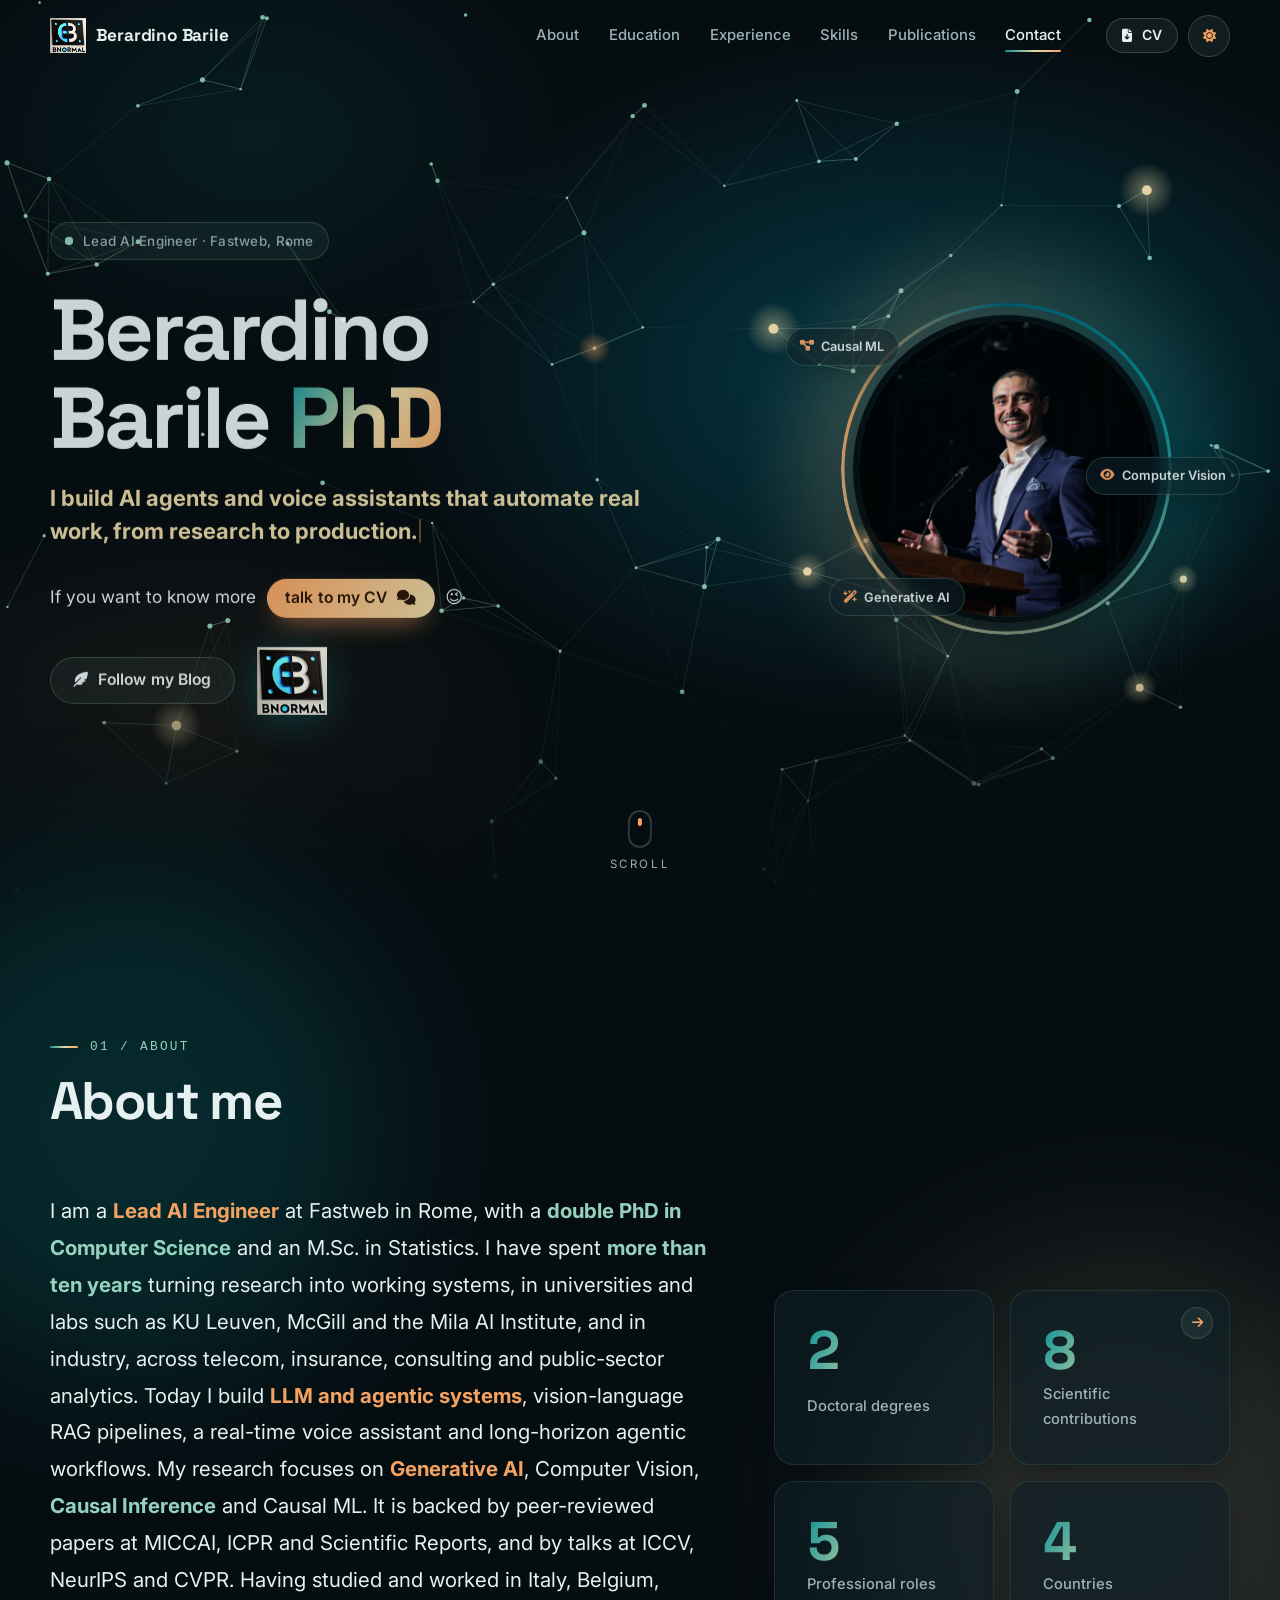
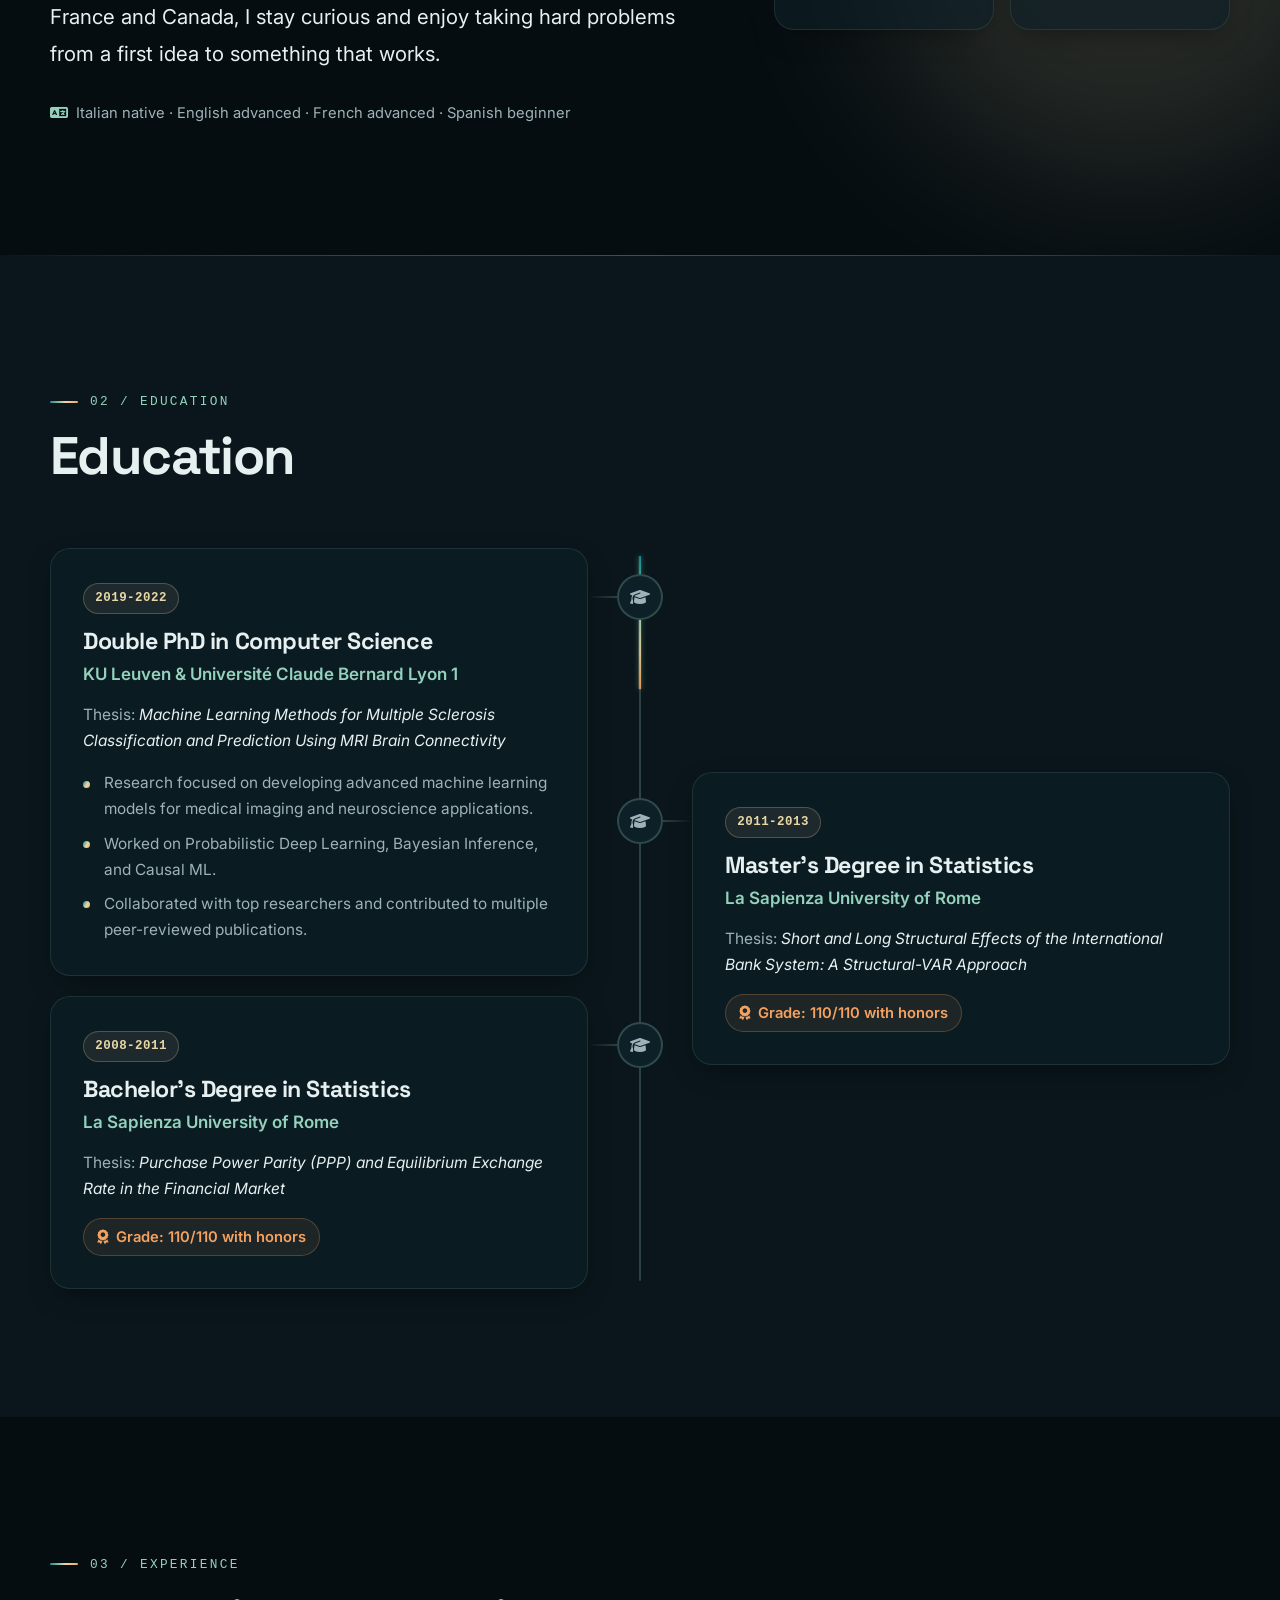
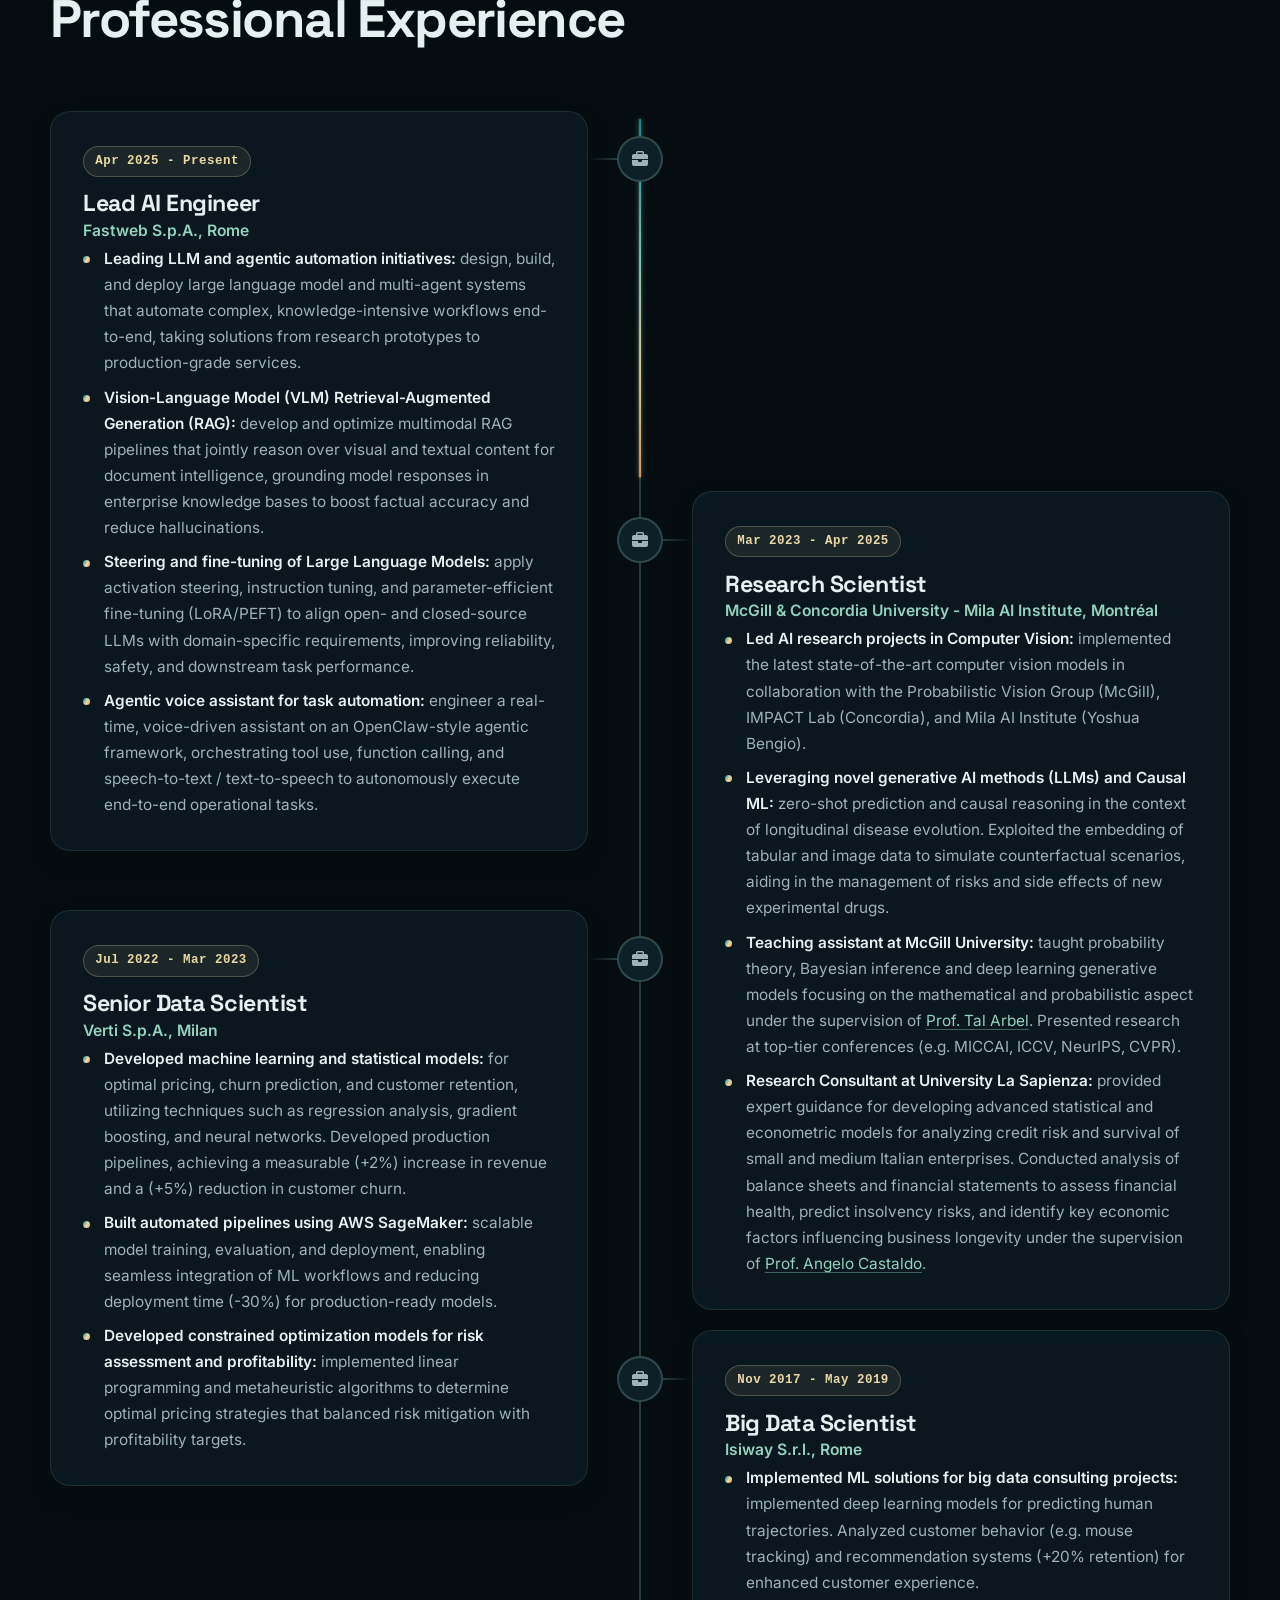
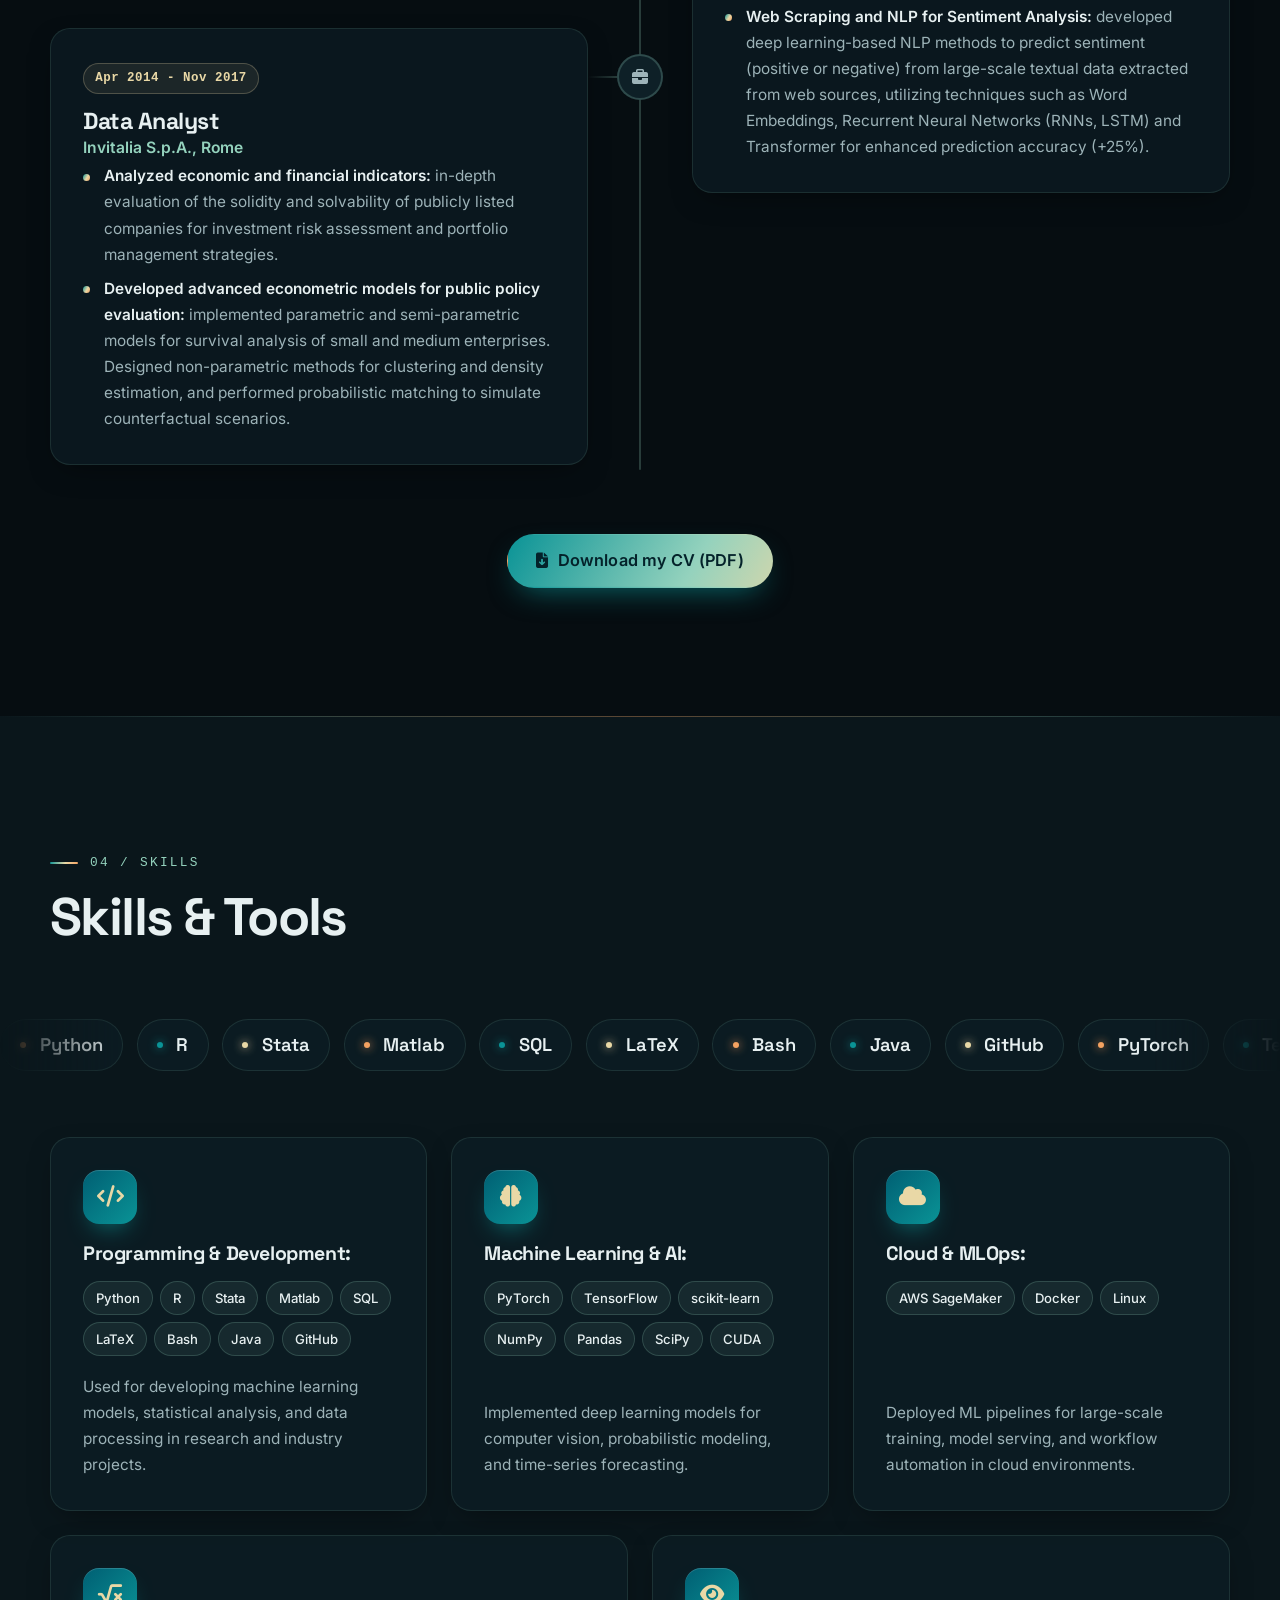
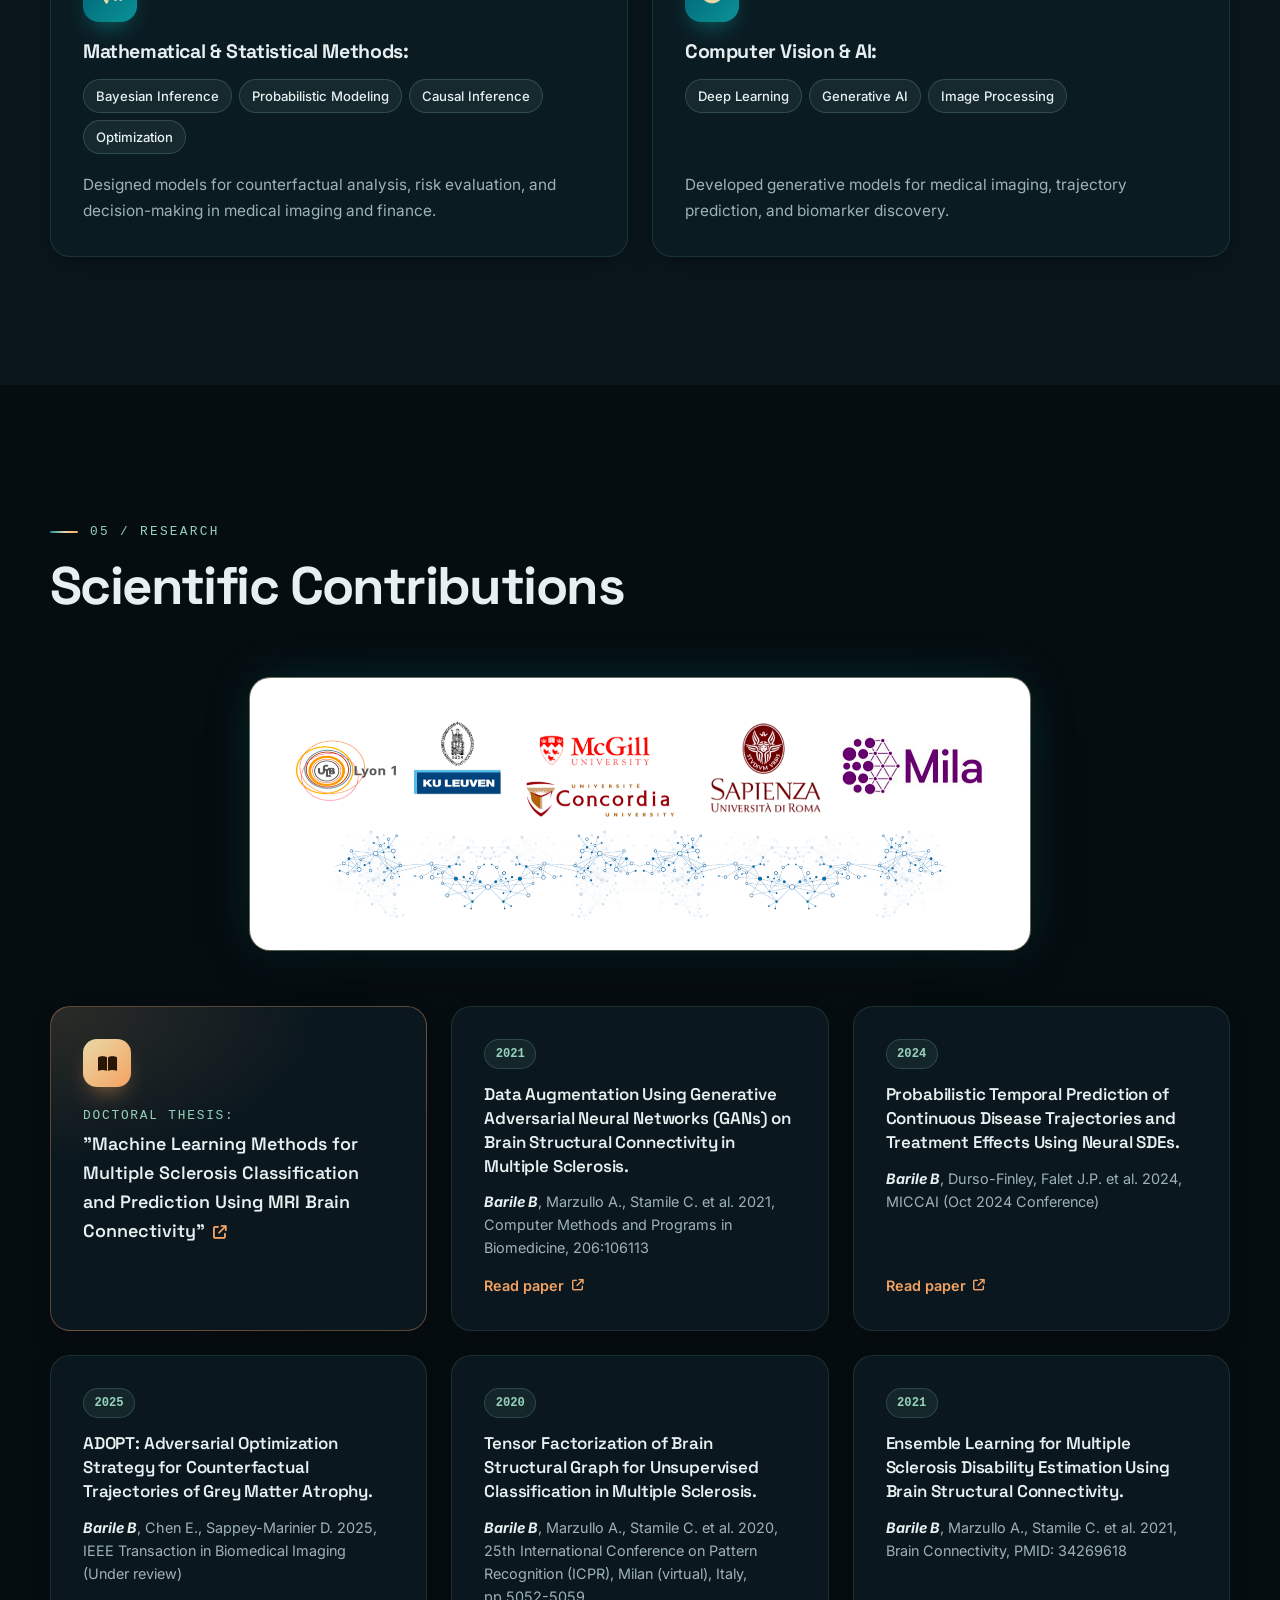
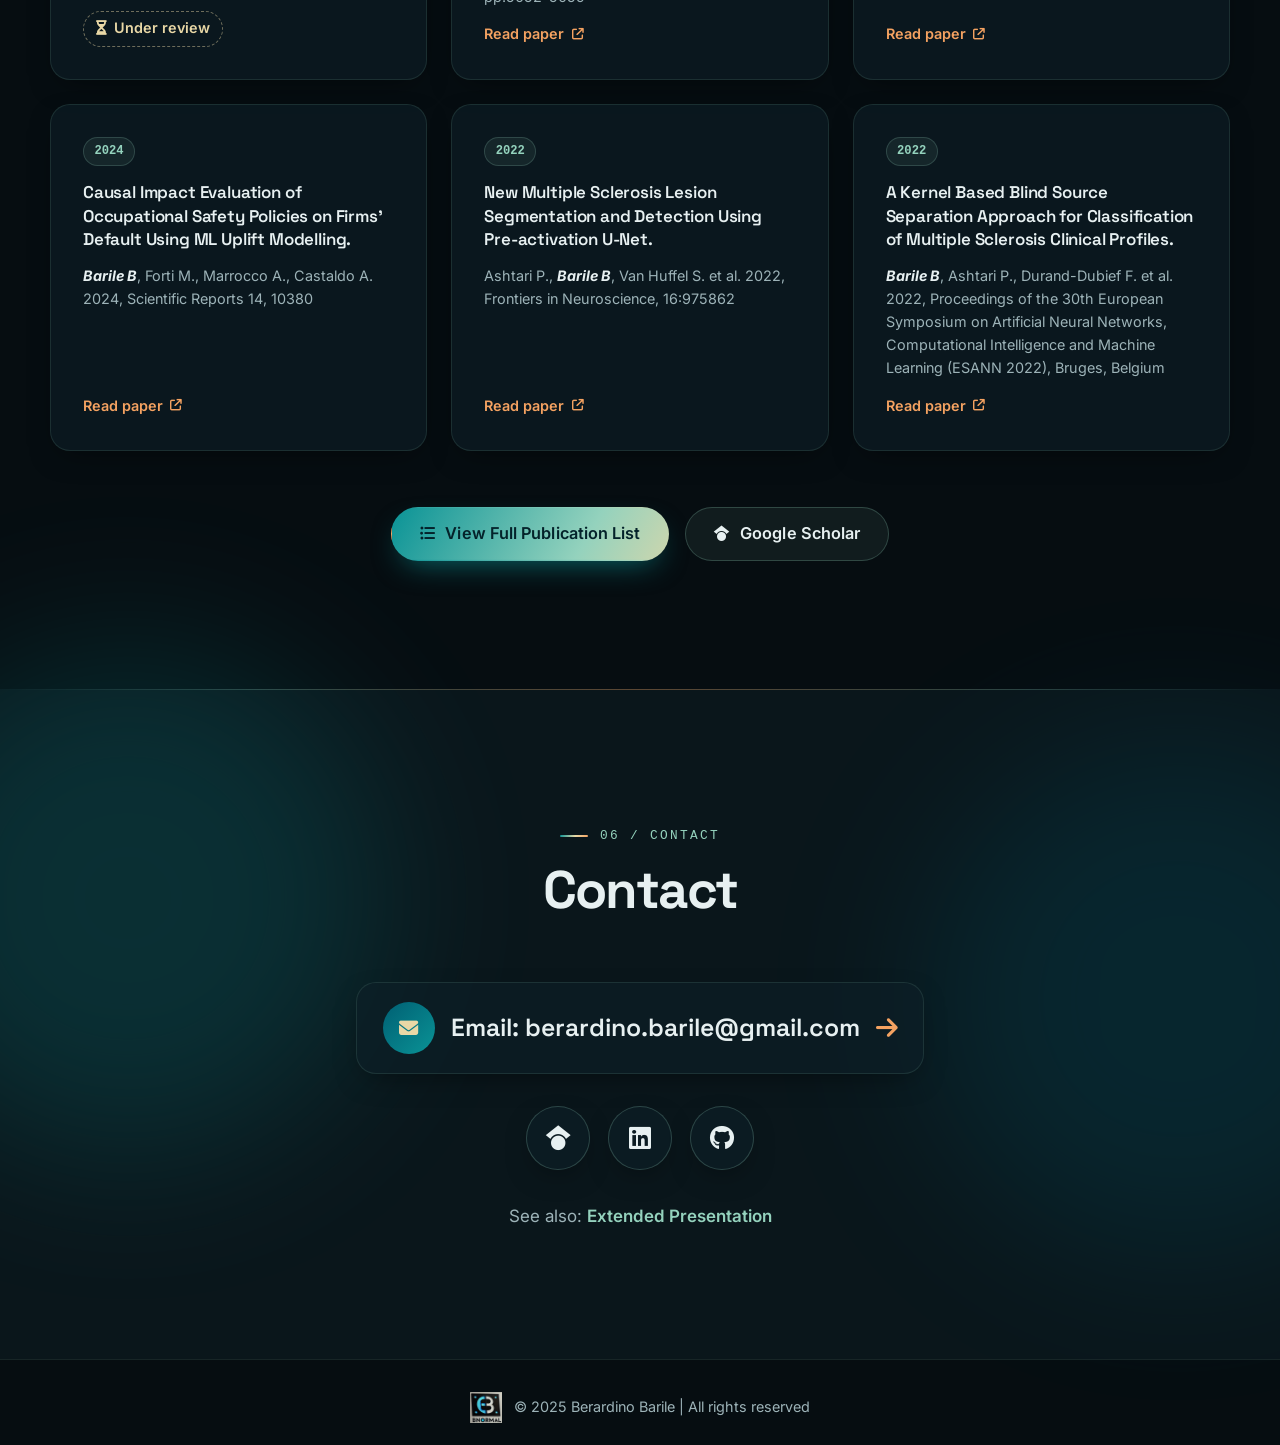
<file: index.html>
<!doctype html>
<html lang="en" class="no-js" data-theme="dark">
  <head>
    <meta charset="UTF-8" />
    <meta name="viewport" content="width=device-width, initial-scale=1" />
    <title>Berardino Barile PhD - Lead AI Engineer | LLM, Agentic AI, Causal Inference</title>
    <meta
      name="description"
      content="Berardino Barile PhD - Lead AI Engineer at Fastweb, working on LLM and agentic AI, Computer Vision and Causal Inference."
    />
    <meta name="theme-color" content="#060d11" />
    <link rel="canonical" href="https://berardinobarile.it/" />
    <meta property="og:type" content="profile" />
    <meta property="og:site_name" content="Berardino Barile" />
    <meta property="og:title" content="Berardino Barile PhD - Lead AI Engineer | LLM, Agentic AI, Causal Inference" />
    <meta property="og:description" content="Berardino Barile PhD - Lead AI Engineer at Fastweb, working on LLM and agentic AI, Computer Vision and Causal Inference." />
    <meta property="og:url" content="https://berardinobarile.it/" />
    <meta property="og:image" content="https://berardinobarile.it/assets/profile.jpg" />
    <meta name="twitter:card" content="summary" />
    <script type="application/ld+json">{"@context": "https://schema.org", "@type": "Person", "name": "Berardino Barile", "honorificSuffix": "PhD", "url": "https://berardinobarile.it/", "image": "https://berardinobarile.it/assets/profile.jpg", "jobTitle": "Lead AI Engineer", "worksFor": {"@type": "Organization", "name": "Fastweb", "url": "https://www.fastweb.it"}, "knowsAbout": ["Large Language Models", "Agentic AI", "Computer Vision", "Causal Inference", "Machine Learning"], "sameAs": ["https://www.linkedin.com/in/berardino-barile/", "https://github.com/BerardinoB", "https://scholar.google.com/citations?user=odmpMGcAAAAJ", "https://mila.quebec/en/directory/berardino-barile", "https://www.researchgate.net/profile/Berardino-Barile", "https://cim.mcgill.ca/~bbera/"]}</script>
    <link rel="icon" type="image/png" href="/assets/logo-280.png" />
    <script>
      (function () {
        var d = document.documentElement;
        d.classList.remove('no-js');
        d.classList.add('js');
        var t = 'dark';
        try {
          var s = localStorage.getItem('bnormal-theme');
          if (s === 'light' || s === 'dark') t = s;
        } catch (e) {}
        d.setAttribute('data-theme', t);
        // Failsafe: if the animation code never boots, show everything.
        setTimeout(function () {
          if (!window.__animBooted) d.classList.add('anim-fallback');
        }, 3000);
      })();
    </script>
    <link rel="preconnect" href="https://fonts.googleapis.com" />
    <link rel="preconnect" href="https://fonts.gstatic.com" crossorigin />
    <link
      rel="stylesheet"
      href="https://fonts.googleapis.com/css2?family=Inter:wght@400;500;600;700;800&family=Space+Grotesk:wght@500;600;700&display=swap"
    />
    <script type="module" crossorigin src="/assets/main-QQCnQ3Zo.js"></script>
    <link rel="modulepreload" crossorigin href="/assets/contact-Bcl8e3Hp.js">
    <link rel="modulepreload" crossorigin href="/assets/animations-DIzLgxR3.js">
    <link rel="stylesheet" crossorigin href="/assets/contact-DvRWsU79.css">
  </head>
  <body>
    <a class="skip-link" href="#main">Skip to content</a>
    <div id="scroll-progress" class="scroll-progress" aria-hidden="true"></div>

    <header id="site-header" class="site-header" data-hero-in>
      <div class="container site-header__inner">
        <a class="brand" href="#hero" aria-label="Berardino Barile, back to the top">
          <img src="/assets/logo-280.png" alt="Logo" width="36" height="35" />
          <span class="brand__name">Berardino Barile</span>
        </a>
        <nav id="site-nav" class="site-nav" aria-label="Main">
          <ul>
            <li><a href="#about">About</a></li>
            <li><a href="#education">Education</a></li>
            <li><a href="#experience">Experience</a></li>
            <li><a href="#skills">Skills</a></li>
            <li><a href="#publications">Publications</a></li>
            <li><a href="#contact">Contact</a></li>
          </ul>
        </nav>
        <div class="site-header__actions">
          <a class="btn btn--pill btn--small" href="/assets/CV_Berardino_Barile.pdf" download>
            <i class="fa-solid fa-file-arrow-down" aria-hidden="true"></i><span>CV</span>
          </a>
          <button id="theme-toggle" class="icon-btn theme-toggle" type="button" aria-pressed="false" aria-label="Light theme">
            <i class="fa-solid fa-moon theme-toggle__moon" aria-hidden="true"></i>
            <i class="fa-solid fa-sun theme-toggle__sun" aria-hidden="true"></i>
          </button>
          <button id="nav-toggle" class="icon-btn nav-toggle" type="button" aria-expanded="false" aria-controls="site-nav" aria-label="Open menu">
            <span class="nav-toggle__bars" aria-hidden="true"><span></span><span></span><span></span></span>
          </button>
        </div>
      </div>
    </header>

    <main id="main" tabindex="-1">
      <!-- ============ HERO ============ -->
      <section id="hero" class="hero" aria-labelledby="hero-title">
        <canvas id="hero-network" class="hero__network" aria-hidden="true"></canvas>
        <div class="hero__glow" aria-hidden="true"></div>
        <div class="container hero__inner">
          <div class="hero__text">
            <p class="hero__eyebrow" data-hero-in>
              <span class="live-dot" aria-hidden="true"></span>
              Lead AI Engineer · Fastweb, Rome
            </p>
            <h1 id="hero-title" class="hero__name" data-hero-in>Berardino Barile <span class="grad">PhD</span></h1>
            <p id="hero-subtitle" class="hero__subtitle" data-hero-in>I build AI agents and voice assistants that automate real work, from research to production.</p>
            <p class="hero__cta" data-hero-in>
              If you want to know more
              <a class="btn btn--glow" href="chat.html">talk to my CV<i class="fa-solid fa-comments" aria-hidden="true"></i></a>
              😉
            </p>
            <div class="hero__actions" data-hero-in>
              <a class="btn btn--ghost" href="blog.html"><i class="fa-solid fa-feather-pointed" aria-hidden="true"></i>Follow my Blog</a>
              <img class="hero__logo" src="/assets/logo-280.png" alt="Logo" width="70" height="70" />
            </div>
          </div>

          <div class="hero__portrait" data-hero-in>
            <div class="portrait">
              <span class="portrait__ring" aria-hidden="true"></span>
              <span class="portrait__halo" aria-hidden="true"></span>
              <img
                class="portrait__img"
                src="/assets/profile-640.jpg"
                srcset="/assets/profile-640.jpg 640w, /assets/profile.jpg 1024w"
                sizes="(max-width: 900px) 190px, 320px"
                alt="Berardino Barile"
                width="640"
                height="640"
                fetchpriority="high"
              />
              <span class="orbit-chip orbit-chip--1" aria-hidden="true"><i class="fa-solid fa-diagram-project"></i>Causal ML</span>
              <span class="orbit-chip orbit-chip--2" aria-hidden="true"><i class="fa-solid fa-eye"></i>Computer Vision</span>
              <span class="orbit-chip orbit-chip--3" aria-hidden="true"><i class="fa-solid fa-wand-magic-sparkles"></i>Generative AI</span>
            </div>
          </div>
        </div>
        <a class="scroll-cue" href="#about" data-hero-in aria-label="Scroll to About me">
          <span class="scroll-cue__mouse" aria-hidden="true"><span class="scroll-cue__wheel"></span></span>
          <span class="scroll-cue__label">Scroll</span>
        </a>
      </section>

      <!-- ============ ABOUT ============ -->
      <section id="about" class="section section--about" aria-labelledby="about-title">
        <div class="aurora" aria-hidden="true"><span class="aurora__blob aurora__blob--1"></span><span class="aurora__blob aurora__blob--2"></span></div>
        <div class="container">
          <header class="section-head">
            <p class="eyebrow">01 / About</p>
            <h2 id="about-title" class="section-title" data-split>About me</h2>
          </header>
          <div class="about-grid">
            <div class="about__text" data-reveal-item>
              <p class="lead">I am a <strong class="hl">Lead AI Engineer</strong> at Fastweb in Rome, with a <strong class="hl hl--alt">double PhD in Computer Science</strong> and an M.Sc. in Statistics. I have spent <strong class="hl hl--alt">more than ten years</strong> turning research into working systems, in universities and labs such as KU Leuven, McGill and the Mila AI Institute, and in industry, across telecom, insurance, consulting and public-sector analytics. Today I build <strong class="hl">LLM and agentic systems</strong>, vision-language RAG pipelines, a real-time voice assistant and long-horizon agentic workflows. My research focuses on <strong class="hl">Generative AI</strong>, Computer Vision, <strong class="hl hl--alt">Causal Inference</strong> and Causal ML. It is backed by peer-reviewed papers at MICCAI, ICPR and Scientific Reports, and by talks at ICCV, NeurIPS and CVPR. Having studied and worked in Italy, Belgium, France and Canada, I stay curious and enjoy taking hard problems from a first idea to something that works.</p>
              <p class="about__langs"><i class="fa-solid fa-language" aria-hidden="true"></i> Italian native · English advanced · French advanced · Spanish beginner</p>
            </div>
            <div class="stats" data-reveal-group>
              <div class="card stat" data-reveal-item>
                <span class="stat__num" data-count="2">2</span>
                <span class="stat__label">Doctoral degrees</span>
              </div>
              <a class="card stat stat--link" href="publications.html#contributions" aria-label="8 scientific contributions, open the list of papers" data-reveal-item>
                <span class="stat__num" data-count="8">8</span>
                <span class="stat__label">Scientific contributions</span>
                <span class="stat__go" aria-hidden="true"><i class="fa-solid fa-arrow-right"></i></span>
              </a>
              <div class="card stat" data-reveal-item>
                <span class="stat__num" data-count="5">5</span>
                <span class="stat__label">Professional roles</span>
              </div>
              <div class="card stat" data-reveal-item>
                <span class="stat__num" data-count="4">4</span>
                <span class="stat__label">Countries</span>
              </div>
            </div>
          </div>
        </div>
      </section>

      <!-- ============ EDUCATION ============ -->
      <section id="education" class="section section--alt" aria-labelledby="education-title">
        <div class="container">
          <header class="section-head">
            <p class="eyebrow">02 / Education</p>
            <h2 id="education-title" class="section-title" data-split>Education</h2>
          </header>
          <div class="timeline">
            <span class="timeline__track" aria-hidden="true"><span class="timeline__fill"></span></span>
            <ol class="timeline__list" aria-label="Education timeline">
            <li class="timeline__item">
              <span class="timeline__dot" aria-hidden="true"><i class="fa-solid fa-graduation-cap"></i></span>
              <article class="card tl-card" data-reveal-item data-reveal-from="left">
                <span class="tl-card__badge mono" aria-hidden="true">2019-2022</span>
                <h3 class="tl-card__title">Double PhD in Computer Science</h3>
                <p class="tl-card__org">KU Leuven &amp; Université Claude Bernard Lyon 1 <span class="date">(2019-2022)</span></p>
                <p class="tl-card__thesis">Thesis: <a href="https://theses.eurasip.org/theses/944/machine-learning-methods-for-multiple-sclerosis/" target="_blank" rel="noopener"><em>Machine Learning Methods for Multiple Sclerosis Classification and Prediction Using MRI Brain Connectivity</em></a></p>
                <ul class="tl-card__list">
                  <li>Research focused on developing advanced machine learning models for medical imaging and neuroscience applications.</li>
                  <li>Worked on Probabilistic Deep Learning, Bayesian Inference, and Causal ML.</li>
                  <li>Collaborated with top researchers and contributed to multiple peer-reviewed publications.</li>
                </ul>
              </article>
            </li>
            <li class="timeline__item">
              <span class="timeline__dot" aria-hidden="true"><i class="fa-solid fa-graduation-cap"></i></span>
              <article class="card tl-card" data-reveal-item data-reveal-from="right">
                <span class="tl-card__badge mono" aria-hidden="true">2011-2013</span>
                <h3 class="tl-card__title">Master's Degree in Statistics</h3>
                <p class="tl-card__org">La Sapienza University of Rome <span class="date">(2011-2013)</span></p>
                <p class="tl-card__thesis">Thesis: <em>Short and Long Structural Effects of the International Bank System: A Structural-VAR Approach</em></p>
                <p class="tl-card__grade"><i class="fa-solid fa-award" aria-hidden="true"></i> Grade: 110/110 with honors</p>
              </article>
            </li>
            <li class="timeline__item">
              <span class="timeline__dot" aria-hidden="true"><i class="fa-solid fa-graduation-cap"></i></span>
              <article class="card tl-card" data-reveal-item data-reveal-from="left">
                <span class="tl-card__badge mono" aria-hidden="true">2008-2011</span>
                <h3 class="tl-card__title">Bachelor's Degree in Statistics</h3>
                <p class="tl-card__org">La Sapienza University of Rome <span class="date">(2008-2011)</span></p>
                <p class="tl-card__thesis">Thesis: <em>Purchase Power Parity (PPP) and Equilibrium Exchange Rate in the Financial Market</em></p>
                <p class="tl-card__grade"><i class="fa-solid fa-award" aria-hidden="true"></i> Grade: 110/110 with honors</p>
              </article>
            </li>
            </ol>
          </div>
        </div>
      </section>

      <!-- ============ EXPERIENCE ============ -->
      <section id="experience" class="section" aria-labelledby="experience-title">
        <div class="container">
          <header class="section-head">
            <p class="eyebrow">03 / Experience</p>
            <h2 id="experience-title" class="section-title" data-split>Professional Experience</h2>
          </header>
          <div class="timeline">
            <span class="timeline__track" aria-hidden="true"><span class="timeline__fill"></span></span>
            <ol class="timeline__list" aria-label="Professional experience timeline">
            <li class="timeline__item">
              <span class="timeline__dot" aria-hidden="true"><i class="fa-solid fa-briefcase"></i></span>
              <article class="card tl-card" data-reveal-item data-reveal-from="left">
                <span class="tl-card__badge mono" aria-hidden="true">Apr 2025 - Present</span>
                <h3 class="tl-card__title">Lead AI Engineer <span class="tl-card__sep">-</span> <span class="tl-card__org-inline">Fastweb S.p.A., Rome</span> <span class="date">(Apr 2025 - Present)</span></h3>
                <ul class="tl-card__list">
                  <li><strong>Leading LLM and agentic automation initiatives:</strong> design, build, and deploy large language model and multi-agent systems that automate complex, knowledge-intensive workflows end-to-end, taking solutions from research prototypes to production-grade services.</li>
                  <li><strong>Vision-Language Model (VLM) Retrieval-Augmented Generation (RAG):</strong> develop and optimize multimodal RAG pipelines that jointly reason over visual and textual content for document intelligence, grounding model responses in enterprise knowledge bases to boost factual accuracy and reduce hallucinations.</li>
                  <li><strong>Steering and fine-tuning of Large Language Models:</strong> apply activation steering, instruction tuning, and parameter-efficient fine-tuning (LoRA/PEFT) to align open- and closed-source LLMs with domain-specific requirements, improving reliability, safety, and downstream task performance.</li>
                  <li><strong>Agentic voice assistant for task automation:</strong> engineer a real-time, voice-driven assistant on an OpenClaw-style agentic framework, orchestrating tool use, function calling, and speech-to-text / text-to-speech to autonomously execute end-to-end operational tasks.</li>
                </ul>
              </article>
            </li>
            <li class="timeline__item">
              <span class="timeline__dot" aria-hidden="true"><i class="fa-solid fa-briefcase"></i></span>
              <article class="card tl-card" data-reveal-item data-reveal-from="right">
                <span class="tl-card__badge mono" aria-hidden="true">Mar 2023 - Apr 2025</span>
                <h3 class="tl-card__title">Research Scientist <span class="tl-card__sep">-</span> <span class="tl-card__org-inline">McGill &amp; Concordia University - Mila AI Institute, Montréal</span> <span class="date">(Mar 2023 - Apr 2025)</span></h3>
                <ul class="tl-card__list">
                  <li><strong>Led AI research projects in Computer Vision:</strong> implemented the latest state-of-the-art computer vision models in collaboration with the Probabilistic Vision Group (McGill), IMPACT Lab (Concordia), and Mila AI Institute (Yoshua Bengio).</li>
                  <li><strong>Leveraging novel generative AI methods (LLMs) and Causal ML:</strong> zero-shot prediction and causal reasoning in the context of longitudinal disease evolution. Exploited the embedding of tabular and image data to simulate counterfactual scenarios, aiding in the management of risks and side effects of new experimental drugs.</li>
                  <li><strong>Teaching assistant at McGill University:</strong> taught probability theory, Bayesian inference and deep learning generative models focusing on the mathematical and probabilistic aspect under the supervision of <a href="https://mila.quebec/en/directory/tal-arbel" target="_blank" rel="noopener">Prof. Tal Arbel</a>. Presented research at top-tier conferences (e.g. MICCAI, ICCV, NeurIPS, CVPR).</li>
                  <li><strong>Research Consultant at University La Sapienza:</strong> provided expert guidance for developing advanced statistical and econometric models for analyzing credit risk and survival of small and medium Italian enterprises. Conducted analysis of balance sheets and financial statements to assess financial health, predict insolvency risks, and identify key economic factors influencing business longevity under the supervision of <a href="https://www.researchgate.net/profile/Angelo-Castaldo" target="_blank" rel="noopener">Prof. Angelo Castaldo</a>.</li>
                </ul>
              </article>
            </li>
            <li class="timeline__item">
              <span class="timeline__dot" aria-hidden="true"><i class="fa-solid fa-briefcase"></i></span>
              <article class="card tl-card" data-reveal-item data-reveal-from="left">
                <span class="tl-card__badge mono" aria-hidden="true">Jul 2022 - Mar 2023</span>
                <h3 class="tl-card__title">Senior Data Scientist <span class="tl-card__sep">-</span> <span class="tl-card__org-inline">Verti S.p.A., Milan</span> <span class="date">(Jul 2022 - Mar 2023)</span></h3>
                <ul class="tl-card__list">
                  <li><strong>Developed machine learning and statistical models:</strong> for optimal pricing, churn prediction, and customer retention, utilizing techniques such as regression analysis, gradient boosting, and neural networks. Developed production pipelines, achieving a measurable (+2%) increase in revenue and a (+5%) reduction in customer churn.</li>
                  <li><strong>Built automated pipelines using AWS SageMaker:</strong> scalable model training, evaluation, and deployment, enabling seamless integration of ML workflows and reducing deployment time (-30%) for production-ready models.</li>
                  <li><strong>Developed constrained optimization models for risk assessment and profitability:</strong> implemented linear programming and metaheuristic algorithms to determine optimal pricing strategies that balanced risk mitigation with profitability targets.</li>
                </ul>
              </article>
            </li>
            <li class="timeline__item">
              <span class="timeline__dot" aria-hidden="true"><i class="fa-solid fa-briefcase"></i></span>
              <article class="card tl-card" data-reveal-item data-reveal-from="right">
                <span class="tl-card__badge mono" aria-hidden="true">Nov 2017 - May 2019</span>
                <h3 class="tl-card__title">Big Data Scientist <span class="tl-card__sep">-</span> <span class="tl-card__org-inline">Isiway S.r.l., Rome</span> <span class="date">(Nov 2017 - May 2019)</span></h3>
                <ul class="tl-card__list">
                  <li><strong>Implemented ML solutions for big data consulting projects:</strong> implemented deep learning models for predicting human trajectories. Analyzed customer behavior (e.g. mouse tracking) and recommendation systems (+20% retention) for enhanced customer experience.</li>
                  <li><strong>Web Scraping and NLP for Sentiment Analysis:</strong> developed deep learning-based NLP methods to predict sentiment (positive or negative) from large-scale textual data extracted from web sources, utilizing techniques such as Word Embeddings, Recurrent Neural Networks (RNNs, LSTM) and Transformer for enhanced prediction accuracy (+25%).</li>
                </ul>
              </article>
            </li>
            <li class="timeline__item">
              <span class="timeline__dot" aria-hidden="true"><i class="fa-solid fa-briefcase"></i></span>
              <article class="card tl-card" data-reveal-item data-reveal-from="left">
                <span class="tl-card__badge mono" aria-hidden="true">Apr 2014 - Nov 2017</span>
                <h3 class="tl-card__title">Data Analyst <span class="tl-card__sep">-</span> <span class="tl-card__org-inline">Invitalia S.p.A., Rome</span> <span class="date">(Apr 2014 - Nov 2017)</span></h3>
                <ul class="tl-card__list">
                  <li><strong>Analyzed economic and financial indicators:</strong> in-depth evaluation of the solidity and solvability of publicly listed companies for investment risk assessment and portfolio management strategies.</li>
                  <li><strong>Developed advanced econometric models for public policy evaluation:</strong> implemented parametric and semi-parametric models for survival analysis of small and medium enterprises. Designed non-parametric methods for clustering and density estimation, and performed probabilistic matching to simulate counterfactual scenarios.</li>
                </ul>
              </article>
            </li>
            </ol>
          </div>
          <div class="section-cta" data-reveal-item>
            <a class="btn btn--primary btn--lg" href="/assets/CV_Berardino_Barile.pdf" download><i class="fa-solid fa-file-arrow-down" aria-hidden="true"></i>Download my CV (PDF)</a>
          </div>
        </div>
      </section>

      <!-- ============ SKILLS ============ -->
      <section id="skills" class="section section--alt" aria-labelledby="skills-title">
        <div class="container">
          <header class="section-head">
            <p class="eyebrow">04 / Skills</p>
            <h2 id="skills-title" class="section-title" data-split>Skills &amp; Tools</h2>
          </header>
        </div>
        <div class="marquee" data-reveal-item>
          <div class="marquee__track">
            <ul class="marquee__list">
              <li>Python</li><li>R</li><li>Stata</li><li>Matlab</li><li>SQL</li><li>LaTeX</li><li>Bash</li><li>Java</li><li>GitHub</li>
              <li>PyTorch</li><li>TensorFlow</li><li>scikit-learn</li><li>NumPy</li><li>Pandas</li><li>SciPy</li><li>CUDA</li>
              <li>AWS SageMaker</li><li>Docker</li><li>Linux</li>
              <li>Bayesian Inference</li><li>Probabilistic Modeling</li><li>Causal Inference</li><li>Optimization</li>
              <li>Deep Learning</li><li>Generative AI</li><li>Image Processing</li>
            </ul>
            <ul class="marquee__list" aria-hidden="true">
              <li>Python</li><li>R</li><li>Stata</li><li>Matlab</li><li>SQL</li><li>LaTeX</li><li>Bash</li><li>Java</li><li>GitHub</li>
              <li>PyTorch</li><li>TensorFlow</li><li>scikit-learn</li><li>NumPy</li><li>Pandas</li><li>SciPy</li><li>CUDA</li>
              <li>AWS SageMaker</li><li>Docker</li><li>Linux</li>
              <li>Bayesian Inference</li><li>Probabilistic Modeling</li><li>Causal Inference</li><li>Optimization</li>
              <li>Deep Learning</li><li>Generative AI</li><li>Image Processing</li>
            </ul>
          </div>
        </div>
        <div class="container">
          <div class="skills-grid" data-reveal-group>
            <article class="card skill-card" data-reveal-item>
              <span class="skill-card__icon" aria-hidden="true"><i class="fa-solid fa-code"></i></span>
              <h3 class="skill-card__title">Programming &amp; Development:</h3>
              <ul class="chips" aria-label="Programming tools">
                <li class="chip">Python</li><li class="chip">R</li><li class="chip">Stata</li><li class="chip">Matlab</li><li class="chip">SQL</li><li class="chip">LaTeX</li><li class="chip">Bash</li><li class="chip">Java</li><li class="chip">GitHub</li>
              </ul>
              <p class="skill-card__desc">Used for developing machine learning models, statistical analysis, and data processing in research and industry projects.</p>
            </article>
            <article class="card skill-card" data-reveal-item>
              <span class="skill-card__icon" aria-hidden="true"><i class="fa-solid fa-brain"></i></span>
              <h3 class="skill-card__title">Machine Learning &amp; AI:</h3>
              <ul class="chips" aria-label="Machine learning tools">
                <li class="chip">PyTorch</li><li class="chip">TensorFlow</li><li class="chip">scikit-learn</li><li class="chip">NumPy</li><li class="chip">Pandas</li><li class="chip">SciPy</li><li class="chip">CUDA</li>
              </ul>
              <p class="skill-card__desc">Implemented deep learning models for computer vision, probabilistic modeling, and time-series forecasting.</p>
            </article>
            <article class="card skill-card" data-reveal-item>
              <span class="skill-card__icon" aria-hidden="true"><i class="fa-solid fa-cloud"></i></span>
              <h3 class="skill-card__title">Cloud &amp; MLOps:</h3>
              <ul class="chips" aria-label="Cloud and MLOps tools">
                <li class="chip">AWS SageMaker</li><li class="chip">Docker</li><li class="chip">Linux</li>
              </ul>
              <p class="skill-card__desc">Deployed ML pipelines for large-scale training, model serving, and workflow automation in cloud environments.</p>
            </article>
            <article class="card skill-card" data-reveal-item>
              <span class="skill-card__icon" aria-hidden="true"><i class="fa-solid fa-square-root-variable"></i></span>
              <h3 class="skill-card__title">Mathematical &amp; Statistical Methods:</h3>
              <ul class="chips" aria-label="Mathematical and statistical methods">
                <li class="chip">Bayesian Inference</li><li class="chip">Probabilistic Modeling</li><li class="chip">Causal Inference</li><li class="chip">Optimization</li>
              </ul>
              <p class="skill-card__desc">Designed models for counterfactual analysis, risk evaluation, and decision-making in medical imaging and finance.</p>
            </article>
            <article class="card skill-card" data-reveal-item>
              <span class="skill-card__icon" aria-hidden="true"><i class="fa-solid fa-eye"></i></span>
              <h3 class="skill-card__title">Computer Vision &amp; AI:</h3>
              <ul class="chips" aria-label="Computer vision and AI">
                <li class="chip">Deep Learning</li><li class="chip">Generative AI</li><li class="chip">Image Processing</li>
              </ul>
              <p class="skill-card__desc">Developed generative models for medical imaging, trajectory prediction, and biomarker discovery.</p>
            </article>
          </div>
        </div>
      </section>

      <!-- ============ PUBLICATIONS ============ -->
      <section id="publications" class="section" aria-labelledby="publications-title">
        <div class="container">
          <header class="section-head">
            <p class="eyebrow">05 / Research</p>
            <h2 id="publications-title" class="section-title" data-split>Scientific Contributions</h2>
          </header>
          <figure class="institutions" data-reveal-item>
            <img src="/assets/institutions-1400.png" alt="Institutions" width="1400" height="440" decoding="async" />
          </figure>

          <div class="pubs-grid" data-reveal-group>
            <div class="card thesis-card" data-reveal-item>
              <span class="thesis-card__icon" aria-hidden="true"><i class="fa-solid fa-book-open"></i></span>
              <div>
                <p class="thesis-card__label">Doctoral Thesis:</p>
                <a class="thesis-card__title" href="https://theses.eurasip.org/theses/944/machine-learning-methods-for-multiple-sclerosis/" target="_blank" rel="noopener">"Machine Learning Methods for Multiple Sclerosis Classification and Prediction Using MRI Brain Connectivity"<i class="fa-solid fa-arrow-up-right-from-square" aria-hidden="true"></i></a>
              </div>
            </div>
            <article class="card pub-card" data-reveal-item>
              <span class="pub-card__year mono">2021</span>
              <h3 class="pub-card__title">Data Augmentation Using Generative Adversarial Neural Networks (GANs) on Brain Structural Connectivity in Multiple Sclerosis.</h3>
              <p class="pub-card__meta"><strong><em>Barile B</em></strong>, Marzullo A., Stamile C. et al. 2021, Computer Methods and Programs in Biomedicine, 206:106113</p>
              <a class="pub-card__link" href="https://hal.science/hal-03241649/document" target="_blank" rel="noopener">Read paper<i class="fa-solid fa-arrow-up-right-from-square" aria-hidden="true"></i></a>
            </article>
            <article class="card pub-card" data-reveal-item>
              <span class="pub-card__year mono">2024</span>
              <h3 class="pub-card__title">Probabilistic Temporal Prediction of Continuous Disease Trajectories and Treatment Effects Using Neural SDEs.</h3>
              <p class="pub-card__meta"><strong><em>Barile B</em></strong>, Durso-Finley, Falet J.P. et al. 2024, MICCAI (Oct 2024 Conference)</p>
              <a class="pub-card__link" href="https://arxiv.org/abs/2406.12807" target="_blank" rel="noopener">Read paper<i class="fa-solid fa-arrow-up-right-from-square" aria-hidden="true"></i></a>
            </article>
            <article class="card pub-card" data-reveal-item>
              <span class="pub-card__year mono">2025</span>
              <h3 class="pub-card__title">ADOPT: Adversarial Optimization Strategy for Counterfactual Trajectories of Grey Matter Atrophy.</h3>
              <p class="pub-card__meta"><strong><em>Barile B</em></strong>, Chen E., Sappey-Marinier D. 2025, IEEE Transaction in Biomedical Imaging (Under review)</p>
              <span class="pub-card__badge"><i class="fa-solid fa-hourglass-half" aria-hidden="true"></i>Under review</span>
            </article>
            <article class="card pub-card" data-reveal-item>
              <span class="pub-card__year mono">2020</span>
              <h3 class="pub-card__title">Tensor Factorization of Brain Structural Graph for Unsupervised Classification in Multiple Sclerosis.</h3>
              <p class="pub-card__meta"><strong><em>Barile B</em></strong>, Marzullo A., Stamile C. et al. 2020, 25th International Conference on Pattern Recognition (ICPR), Milan (virtual), Italy, pp.5052-5059</p>
              <a class="pub-card__link" href="https://ieeexplore.ieee.org/document/9412491" target="_blank" rel="noopener">Read paper<i class="fa-solid fa-arrow-up-right-from-square" aria-hidden="true"></i></a>
            </article>
            <article class="card pub-card" data-reveal-item>
              <span class="pub-card__year mono">2021</span>
              <h3 class="pub-card__title">Ensemble Learning for Multiple Sclerosis Disability Estimation Using Brain Structural Connectivity.</h3>
              <p class="pub-card__meta"><strong><em>Barile B</em></strong>, Marzullo A., Stamile C. et al. 2021, Brain Connectivity, PMID: 34269618</p>
              <a class="pub-card__link" href="https://www.liebertpub.com/doi/10.1089/brain.2020.1003" target="_blank" rel="noopener">Read paper<i class="fa-solid fa-arrow-up-right-from-square" aria-hidden="true"></i></a>
            </article>
            <article class="card pub-card" data-reveal-item>
              <span class="pub-card__year mono">2024</span>
              <h3 class="pub-card__title">Causal Impact Evaluation of Occupational Safety Policies on Firms’ Default Using ML Uplift Modelling.</h3>
              <p class="pub-card__meta"><strong><em>Barile B</em></strong>, Forti M., Marrocco A., Castaldo A. 2024, Scientific Reports 14, 10380</p>
              <a class="pub-card__link" href="https://www.nature.com/articles/s41598-024-60348-4" target="_blank" rel="noopener">Read paper<i class="fa-solid fa-arrow-up-right-from-square" aria-hidden="true"></i></a>
            </article>
            <article class="card pub-card" data-reveal-item>
              <span class="pub-card__year mono">2022</span>
              <h3 class="pub-card__title">New Multiple Sclerosis Lesion Segmentation and Detection Using Pre-activation U-Net.</h3>
              <p class="pub-card__meta">Ashtari P., <strong><em>Barile B</em></strong>, Van Huffel S. et al. 2022, Frontiers in Neuroscience, 16:975862</p>
              <a class="pub-card__link" href="https://www.readcube.com/articles/10.3389/fnins.2022.975862" target="_blank" rel="noopener">Read paper<i class="fa-solid fa-arrow-up-right-from-square" aria-hidden="true"></i></a>
            </article>
            <article class="card pub-card" data-reveal-item>
              <span class="pub-card__year mono">2022</span>
              <h3 class="pub-card__title">A Kernel Based Blind Source Separation Approach for Classification of Multiple Sclerosis Clinical Profiles.</h3>
              <p class="pub-card__meta"><strong><em>Barile B</em></strong>, Ashtari P., Durand-Dubief F. et al. 2022, Proceedings of the 30th European Symposium on Artificial Neural Networks, Computational Intelligence and Machine Learning (ESANN 2022), Bruges, Belgium</p>
              <a class="pub-card__link" href="https://www.esann.org/sites/default/files/proceedings/2022/ES2022-17.pdf" target="_blank" rel="noopener">Read paper<i class="fa-solid fa-arrow-up-right-from-square" aria-hidden="true"></i></a>
            </article>
          </div>

          <div class="section-cta section-cta--row" data-reveal-item>
            <a class="btn btn--primary btn--lg" href="publications.html"><i class="fa-solid fa-list-ul" aria-hidden="true"></i>View Full Publication List</a>
            <a class="btn btn--ghost btn--lg" href="https://scholar.google.com/citations?user=odmpMGcAAAAJ&amp;hl=en" target="_blank" rel="noopener"><i class="fa-brands fa-google-scholar" aria-hidden="true"></i>Google Scholar</a>
          </div>
        </div>
      </section>

      <!-- ============ CONTACT ============ -->
      <section id="contact" class="section section--alt section--contact" aria-labelledby="contact-title">
        <div class="aurora" aria-hidden="true"><span class="aurora__blob aurora__blob--1"></span><span class="aurora__blob aurora__blob--3"></span></div>
        <div class="container">
          <header class="section-head section-head--center">
            <p class="eyebrow">06 / Contact</p>
            <h2 id="contact-title" class="section-title" data-split>Contact</h2>
          </header>
          <div class="contact" data-reveal-group>
            <a class="card contact-card" href="mailto:berardino.barile@gmail.com" data-reveal-item>
              <span class="contact-card__icon" aria-hidden="true"><i class="fa-solid fa-envelope"></i></span>
              <span class="contact-card__text">Email: berardino.barile@gmail.com</span>
              <i class="fa-solid fa-arrow-right contact-card__arrow" aria-hidden="true"></i>
            </a>
            <ul class="socials" data-reveal-item>
              <li><a class="social" href="https://scholar.google.com/citations?user=odmpMGcAAAAJ&amp;hl=en" target="_blank" rel="noopener" aria-label="Google Scholar"><i class="fa-brands fa-google-scholar" aria-hidden="true"></i></a></li>
              <li><a class="social" href="https://www.linkedin.com/in/berardino-barile/?locale=en_US" target="_blank" rel="noopener" aria-label="LinkedIn"><i class="fa-brands fa-linkedin" aria-hidden="true"></i></a></li>
              <li><a class="social" href="https://github.com/BerardinoB?tab=repositories" target="_blank" rel="noopener" aria-label="GitHub"><i class="fa-brands fa-github" aria-hidden="true"></i></a></li>
            </ul>
            <p class="contact__see-also" data-reveal-item>See also: <a href="presentation.html">Extended Presentation</a></p>
          </div>
        </div>
      </section>
    </main>

    <footer class="site-footer">
      <div class="container site-footer__inner">
        <img src="/assets/logo-280.png" alt="" width="32" height="31" />
        <p>© 2025 Berardino Barile | All rights reserved</p>
      </div>
    </footer>

    <button id="back-to-top" class="back-to-top" type="button" aria-label="Back to top">
      <i class="fa-solid fa-arrow-up" aria-hidden="true"></i>
    </button>
  </body>
</html>
</file>
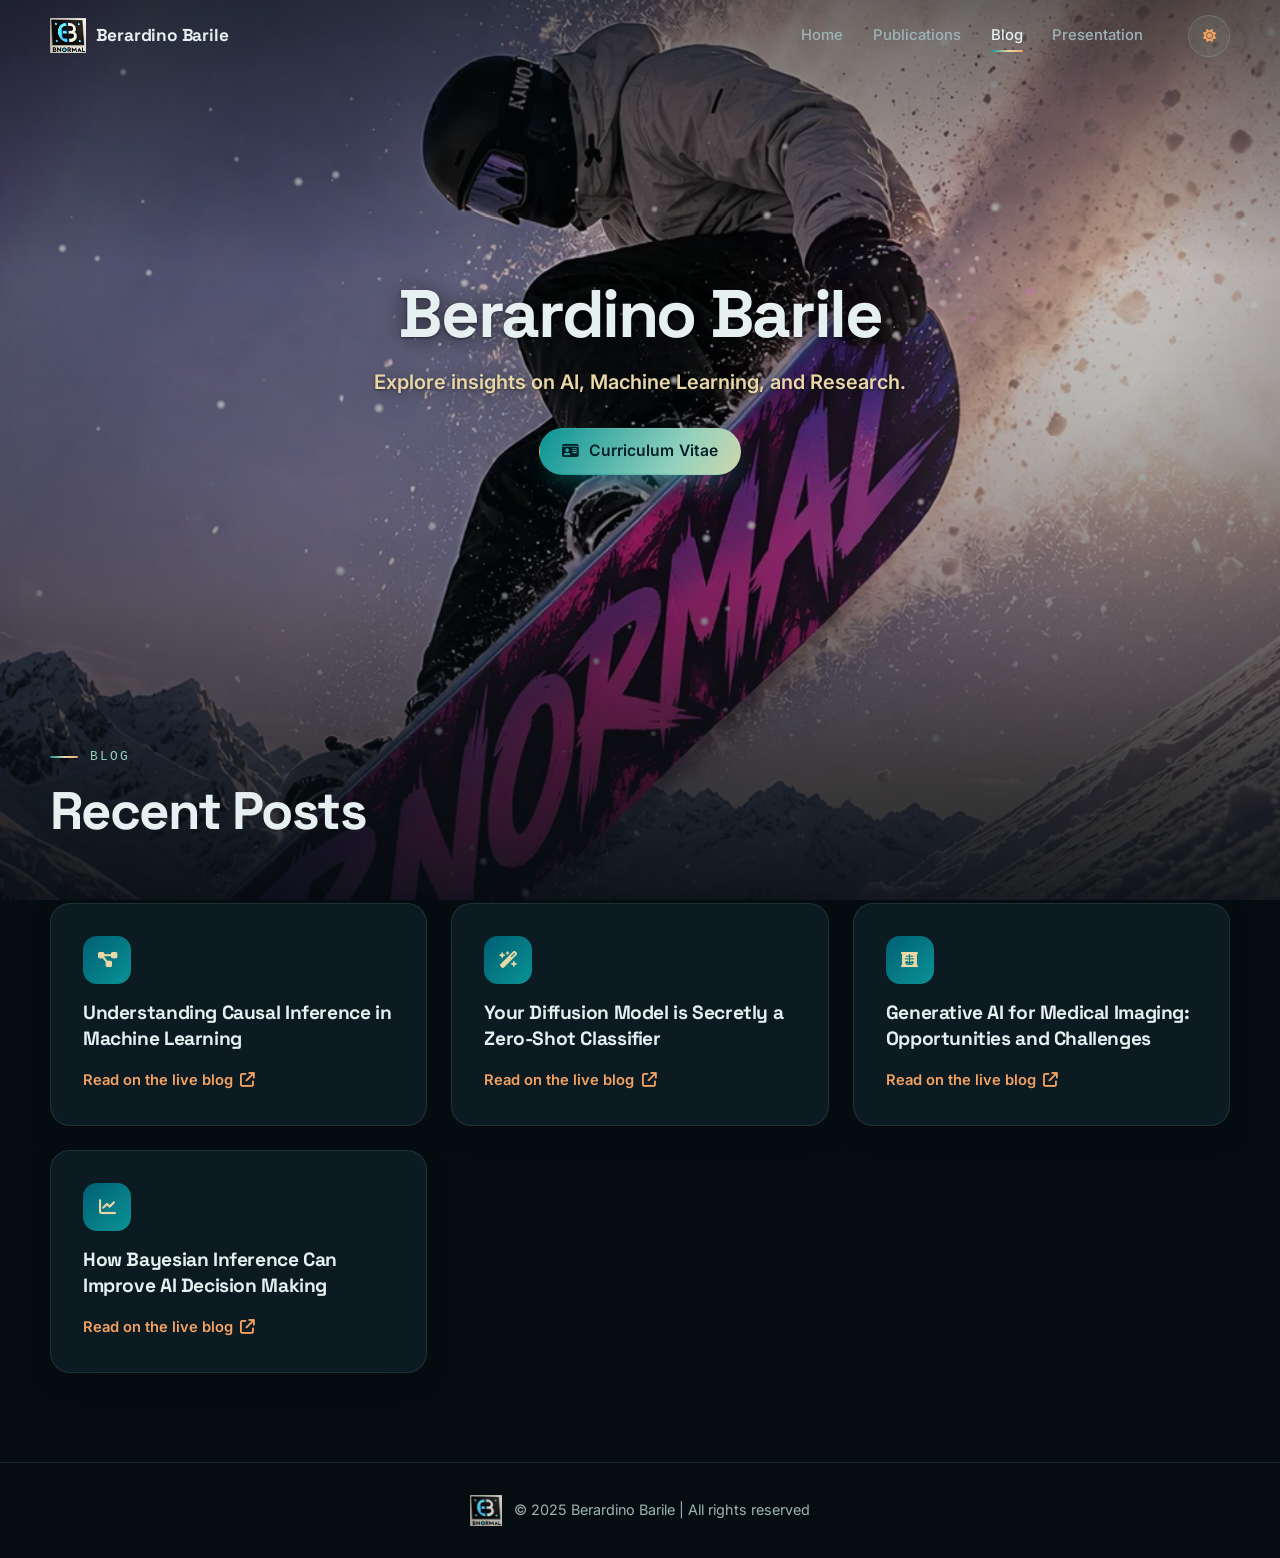
<file: blog.html>
<!doctype html>
<html lang="en" class="no-js" data-theme="dark">
  <head>
    <meta charset="UTF-8" />
    <meta name="viewport" content="width=device-width, initial-scale=1" />
    <title>Blog - Berardino Barile</title>
    <meta name="description" content="Explore insights on AI, Machine Learning, and Research." />
    <meta name="theme-color" content="#060d11" />
    <link rel="canonical" href="https://berardinobarile.it/blog.html" />
    <meta property="og:type" content="website" />
    <meta property="og:site_name" content="Berardino Barile" />
    <meta property="og:title" content="Blog - Berardino Barile" />
    <meta property="og:description" content="Explore insights on AI, Machine Learning, and Research." />
    <meta property="og:url" content="https://berardinobarile.it/blog.html" />
    <meta property="og:image" content="https://berardinobarile.it/assets/profile.jpg" />
    <meta name="twitter:card" content="summary" />
    <link rel="icon" type="image/png" href="/assets/logo-280.png" />
    <script>
      (function () {
        var d = document.documentElement;
        d.classList.remove('no-js');
        d.classList.add('js');
        var t = 'dark';
        try {
          var s = localStorage.getItem('bnormal-theme');
          if (s === 'light' || s === 'dark') t = s;
        } catch (e) {}
        d.setAttribute('data-theme', t);
        setTimeout(function () {
          if (!window.__animBooted) d.classList.add('anim-fallback');
        }, 3000);
      })();
    </script>
    <link rel="preconnect" href="https://fonts.googleapis.com" />
    <link rel="preconnect" href="https://fonts.gstatic.com" crossorigin />
    <link
      rel="stylesheet"
      href="https://fonts.googleapis.com/css2?family=Inter:wght@400;500;600;700;800&family=Space+Grotesk:wght@500;600;700&display=swap"
    />
    <script type="module" crossorigin src="/assets/contact-Bcl8e3Hp.js"></script>
    <script type="module" crossorigin src="/assets/animations-DIzLgxR3.js"></script>
    <script type="module" crossorigin src="/assets/pages-rC2cxH8u.js"></script>
    <link rel="stylesheet" crossorigin href="/assets/contact-DvRWsU79.css">
  </head>
  <body data-bn-bg>
    <a class="skip-link" href="#main">Skip to content</a>
    <div id="scroll-progress" class="scroll-progress" aria-hidden="true"></div>

    <header id="site-header" class="site-header">
      <div class="container site-header__inner">
        <a class="brand" href="index.html" aria-label="Berardino Barile, home">
          <img src="/assets/logo-280.png" alt="Logo" width="36" height="35" />
          <span class="brand__name">Berardino Barile</span>
        </a>
        <nav id="site-nav" class="site-nav" aria-label="Main">
          <ul>
            <li><a href="index.html">Home</a></li>
            <li><a href="publications.html">Publications</a></li>
            <li><a href="blog.html" class="is-active" aria-current="page">Blog</a></li>
            <li><a href="presentation.html">Presentation</a></li>
          </ul>
        </nav>
        <div class="site-header__actions">
          <button id="theme-toggle" class="icon-btn theme-toggle" type="button" aria-pressed="false" aria-label="Light theme">
            <i class="fa-solid fa-moon theme-toggle__moon" aria-hidden="true"></i>
            <i class="fa-solid fa-sun theme-toggle__sun" aria-hidden="true"></i>
          </button>
          <button id="nav-toggle" class="icon-btn nav-toggle" type="button" aria-expanded="false" aria-controls="site-nav" aria-label="Open menu">
            <span class="nav-toggle__bars" aria-hidden="true"><span></span><span></span><span></span></span>
          </button>
        </div>
      </div>
    </header>

    <main id="main" tabindex="-1">
      <section class="page-hero" aria-labelledby="page-title">
        <div class="hero__glow" aria-hidden="true"></div>
        <div class="container">
          <h1 id="page-title" class="page-hero__title" data-page-in>Berardino Barile</h1>
          <p class="page-hero__subtitle" data-page-in>Explore insights on AI, Machine Learning, and Research.</p>
          <a class="btn btn--primary" href="index.html" data-page-in><i class="fa-solid fa-id-card" aria-hidden="true"></i>Curriculum Vitae</a>
        </div>
      </section>

      <section class="page-section" aria-labelledby="posts-title">
        <div class="container">
          <header class="section-head">
            <p class="eyebrow">Blog</p>
            <h2 id="posts-title" class="section-title">Recent Posts</h2>
          </header>
          <div class="posts-grid">
            <a class="card post-card" href="https://berardinob.github.io/BNormal/Causality.html" target="_blank" rel="noopener" data-reveal-item>
              <span class="post-card__icon" aria-hidden="true"><i class="fa-solid fa-diagram-project"></i></span>
              <h3 class="post-card__title">Understanding Causal Inference in Machine Learning</h3>
              <span class="post-card__more">Read on the live blog<i class="fa-solid fa-arrow-up-right-from-square" aria-hidden="true"></i></span>
            </a>
            <a class="card post-card" href="https://berardinob.github.io/BNormal/diffusion-classifier.html" target="_blank" rel="noopener" data-reveal-item>
              <span class="post-card__icon" aria-hidden="true"><i class="fa-solid fa-wand-magic-sparkles"></i></span>
              <h3 class="post-card__title">Your Diffusion Model is Secretly a Zero-Shot Classifier</h3>
              <span class="post-card__more">Read on the live blog<i class="fa-solid fa-arrow-up-right-from-square" aria-hidden="true"></i></span>
            </a>
            <a class="card post-card" href="https://berardinob.github.io/BNormal/posts/article2.html" target="_blank" rel="noopener" data-reveal-item>
              <span class="post-card__icon" aria-hidden="true"><i class="fa-solid fa-x-ray"></i></span>
              <h3 class="post-card__title">Generative AI for Medical Imaging: Opportunities and Challenges</h3>
              <span class="post-card__more">Read on the live blog<i class="fa-solid fa-arrow-up-right-from-square" aria-hidden="true"></i></span>
            </a>
            <a class="card post-card" href="https://berardinob.github.io/BNormal/Bayesian_Inference.html" target="_blank" rel="noopener" data-reveal-item>
              <span class="post-card__icon" aria-hidden="true"><i class="fa-solid fa-chart-line"></i></span>
              <h3 class="post-card__title">How Bayesian Inference Can Improve AI Decision Making</h3>
              <span class="post-card__more">Read on the live blog<i class="fa-solid fa-arrow-up-right-from-square" aria-hidden="true"></i></span>
            </a>
          </div>
        </div>
      </section>
    </main>

    <footer class="site-footer">
      <div class="container site-footer__inner">
        <img src="/assets/logo-280.png" alt="" width="32" height="31" />
        <p>© 2025 Berardino Barile | All rights reserved</p>
      </div>
    </footer>

    <button id="back-to-top" class="back-to-top" type="button" aria-label="Back to top">
      <i class="fa-solid fa-arrow-up" aria-hidden="true"></i>
    </button>
  </body>
</html>
</file>
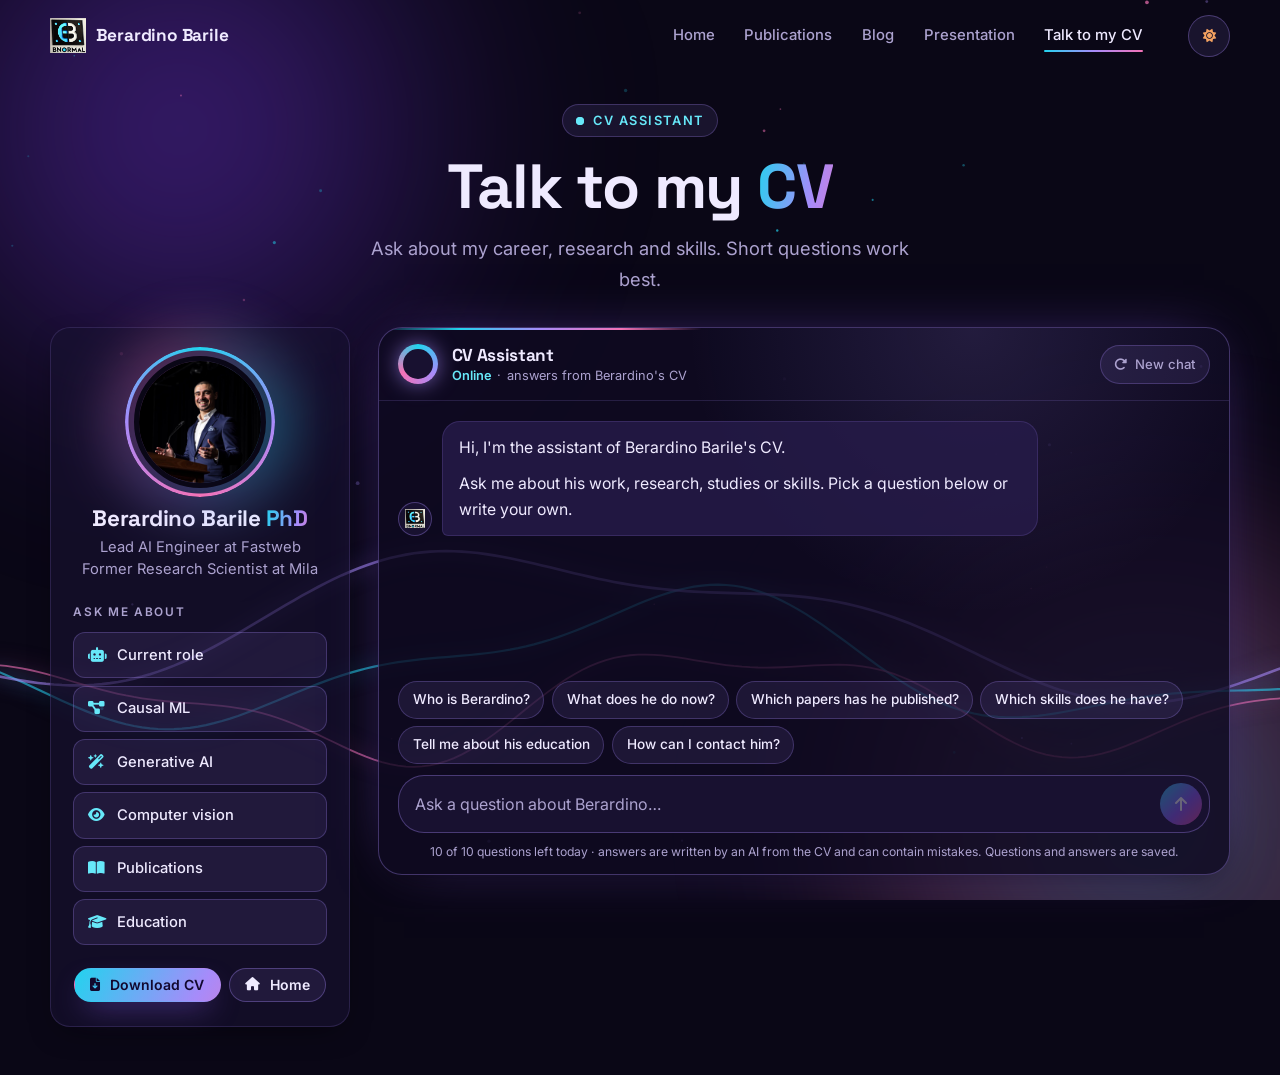
<file: chat.html>
<!doctype html>
<html lang="en" class="no-js chat-page" data-theme="dark">
  <head>
    <meta charset="UTF-8" />
    <meta name="viewport" content="width=device-width, initial-scale=1" />
    <title>Talk to my CV - Berardino Barile</title>
    <meta
      name="description"
      content="Ask questions about the career, research and skills of Berardino Barile, Lead AI Engineer at Fastweb."
    />
    <meta name="theme-color" content="#0a0716" />
    <meta name="robots" content="noindex, follow" />
    <link rel="canonical" href="https://berardinobarile.it/chat.html" />
    <meta property="og:type" content="website" />
    <meta property="og:site_name" content="Berardino Barile" />
    <meta property="og:title" content="Talk to my CV - Berardino Barile" />
    <meta property="og:description" content="Ask questions about the career, research and skills of Berardino Barile, Lead AI Engineer at Fastweb." />
    <meta property="og:url" content="https://berardinobarile.it/chat.html" />
    <meta property="og:image" content="https://berardinobarile.it/assets/profile.jpg" />
    <meta name="twitter:card" content="summary" />
    <link rel="icon" type="image/png" href="/assets/logo-280.png" />
    <script>
      (function () {
        var d = document.documentElement;
        d.classList.remove('no-js');
        d.classList.add('js');
        var t = 'dark';
        try {
          var s = localStorage.getItem('bnormal-theme');
          if (s === 'light' || s === 'dark') t = s;
        } catch (e) {}
        d.setAttribute('data-theme', t);
        setTimeout(function () {
          if (!window.__animBooted) d.classList.add('anim-fallback');
        }, 3000);
      })();
    </script>
    <link rel="preconnect" href="https://fonts.googleapis.com" />
    <link rel="preconnect" href="https://fonts.gstatic.com" crossorigin />
    <link
      rel="stylesheet"
      href="https://fonts.googleapis.com/css2?family=Inter:wght@400;500;600;700;800&family=Space+Grotesk:wght@500;600;700&display=swap"
    />
    <script type="module" crossorigin src="/assets/chat-uCJvwLrz.js"></script>
    <link rel="modulepreload" crossorigin href="/assets/contact-Bcl8e3Hp.js">
    <link rel="stylesheet" crossorigin href="/assets/contact-DvRWsU79.css">
    <link rel="stylesheet" crossorigin href="/assets/chat-D5RJ7VC3.css">
  </head>
  <body>
    <a class="skip-link" href="#chat-input">Skip to the chat</a>
    <div id="scroll-progress" class="scroll-progress" aria-hidden="true"></div>

    <header id="site-header" class="site-header">
      <div class="container site-header__inner">
        <a class="brand" href="index.html" aria-label="Berardino Barile, home">
          <img src="/assets/logo-280.png" alt="Logo" width="36" height="35" />
          <span class="brand__name">Berardino Barile</span>
        </a>
        <nav id="site-nav" class="site-nav" aria-label="Main">
          <ul>
            <li><a href="index.html">Home</a></li>
            <li><a href="publications.html">Publications</a></li>
            <li><a href="blog.html">Blog</a></li>
            <li><a href="presentation.html">Presentation</a></li>
            <li><a href="chat.html" class="is-active" aria-current="page">Talk to my CV</a></li>
          </ul>
        </nav>
        <div class="site-header__actions">
          <button id="theme-toggle" class="icon-btn theme-toggle" type="button" aria-pressed="false" aria-label="Light theme">
            <i class="fa-solid fa-moon theme-toggle__moon" aria-hidden="true"></i>
            <i class="fa-solid fa-sun theme-toggle__sun" aria-hidden="true"></i>
          </button>
          <button id="nav-toggle" class="icon-btn nav-toggle" type="button" aria-expanded="false" aria-controls="site-nav" aria-label="Open menu">
            <span class="nav-toggle__bars" aria-hidden="true"><span></span><span></span><span></span></span>
          </button>
        </div>
      </div>
    </header>

    <div class="chat-bg" aria-hidden="true">
      <div class="chat-bg__glow"></div>
      <canvas id="chat-waves" class="chat-bg__waves"></canvas>
    </div>

    <main id="main" class="chat" tabindex="-1">
      <div class="container">
        <div class="chat__intro">
          <p class="chat__eyebrow" data-hero-in><span class="live-dot" aria-hidden="true"></span>CV assistant</p>
          <h1 class="chat__title" data-hero-in>Talk to my <span class="grad">CV</span></h1>
          <p class="chat__lead" data-hero-in>Ask about my career, research and skills. Short questions work best.</p>
        </div>

        <div class="chat__grid">
          <aside class="chat-side" data-hero-in aria-label="About Berardino">
            <div class="chat-side__portrait">
              <span class="chat-side__ring" aria-hidden="true"></span>
              <img
                src="/assets/profile-640.jpg"
                alt="Berardino Barile"
                width="640"
                height="640"
                decoding="async"
              />
            </div>
            <h2 class="chat-side__name">Berardino Barile <span class="grad">PhD</span></h2>
            <p class="chat-side__role">Lead AI Engineer at Fastweb<br />Former Research Scientist at Mila</p>

            <p class="chat-side__label">Ask me about</p>
            <ul class="chat-side__topics">
              <li><button type="button" class="topic" data-ask="What does he do now?"><i class="fa-solid fa-robot" aria-hidden="true"></i>Current role</button></li>
              <li><button type="button" class="topic" data-ask="Tell me about causal inference"><i class="fa-solid fa-diagram-project" aria-hidden="true"></i>Causal ML</button></li>
              <li><button type="button" class="topic" data-ask="Tell me about generative AI"><i class="fa-solid fa-wand-magic-sparkles" aria-hidden="true"></i>Generative AI</button></li>
              <li><button type="button" class="topic" data-ask="Tell me about computer vision and medical imaging"><i class="fa-solid fa-eye" aria-hidden="true"></i>Computer vision</button></li>
              <li><button type="button" class="topic" data-ask="Which papers has he published?"><i class="fa-solid fa-book-open" aria-hidden="true"></i>Publications</button></li>
              <li><button type="button" class="topic" data-ask="Tell me about his education"><i class="fa-solid fa-graduation-cap" aria-hidden="true"></i>Education</button></li>
            </ul>

            <div class="chat-side__actions">
              <a class="btn btn--primary btn--small" href="/assets/CV_Berardino_Barile.pdf" download><i class="fa-solid fa-file-arrow-down" aria-hidden="true"></i>Download CV</a>
              <a class="btn btn--pill btn--small" href="index.html"><i class="fa-solid fa-house" aria-hidden="true"></i>Home</a>
            </div>
          </aside>

          <section id="chat-panel" class="chat-panel" data-hero-in aria-labelledby="chat-panel-title">
            <header class="chat-panel__head">
              <span class="orb" aria-hidden="true"><span class="orb__core"></span></span>
              <div class="chat-panel__id">
                <h2 id="chat-panel-title" class="chat-panel__title">CV Assistant</h2>
                <p class="chat-panel__sub"><span id="chat-status" class="status" data-mode="idle">Preview</span><span class="chat-panel__dot" aria-hidden="true">·</span>answers from Berardino's CV</p>
              </div>
              <button id="chat-clear" class="chat-clear" type="button" aria-label="Start a new conversation">
                <i class="fa-solid fa-rotate-right" aria-hidden="true"></i><span>New chat</span>
              </button>
            </header>

            <div id="chat-log" class="chat-log" role="log" aria-label="Conversation" aria-busy="false" tabindex="0"></div>

            <div id="chat-suggest" class="chat-suggest" aria-label="Suggested questions"></div>

            <form id="chat-form" class="chat-form" autocomplete="off">
              <label class="sr-only" for="chat-input">Your question</label>
              <textarea
                id="chat-input"
                class="chat-form__input"
                rows="1"
                maxlength="500"
                placeholder="Ask a question about Berardino…"
                enterkeyhint="send"
              ></textarea>
              <button id="chat-send" class="chat-form__send" type="submit" aria-label="Send" disabled>
                <i class="fa-solid fa-arrow-up" aria-hidden="true"></i>
              </button>
            </form>
            <p id="chat-note" class="chat-note" aria-live="polite">Preview mode: replies are written from the CV on this site. The live AI connection is coming back soon.</p>
          </section>
        </div>
      </div>
    </main>

    <noscript>
      <p class="chat-noscript">The chat needs JavaScript. You can read the same content on the <a href="index.html">home page</a> or <a href="/assets/CV_Berardino_Barile.pdf">download the CV</a>.</p>
    </noscript>
  </body>
</html>
</file>
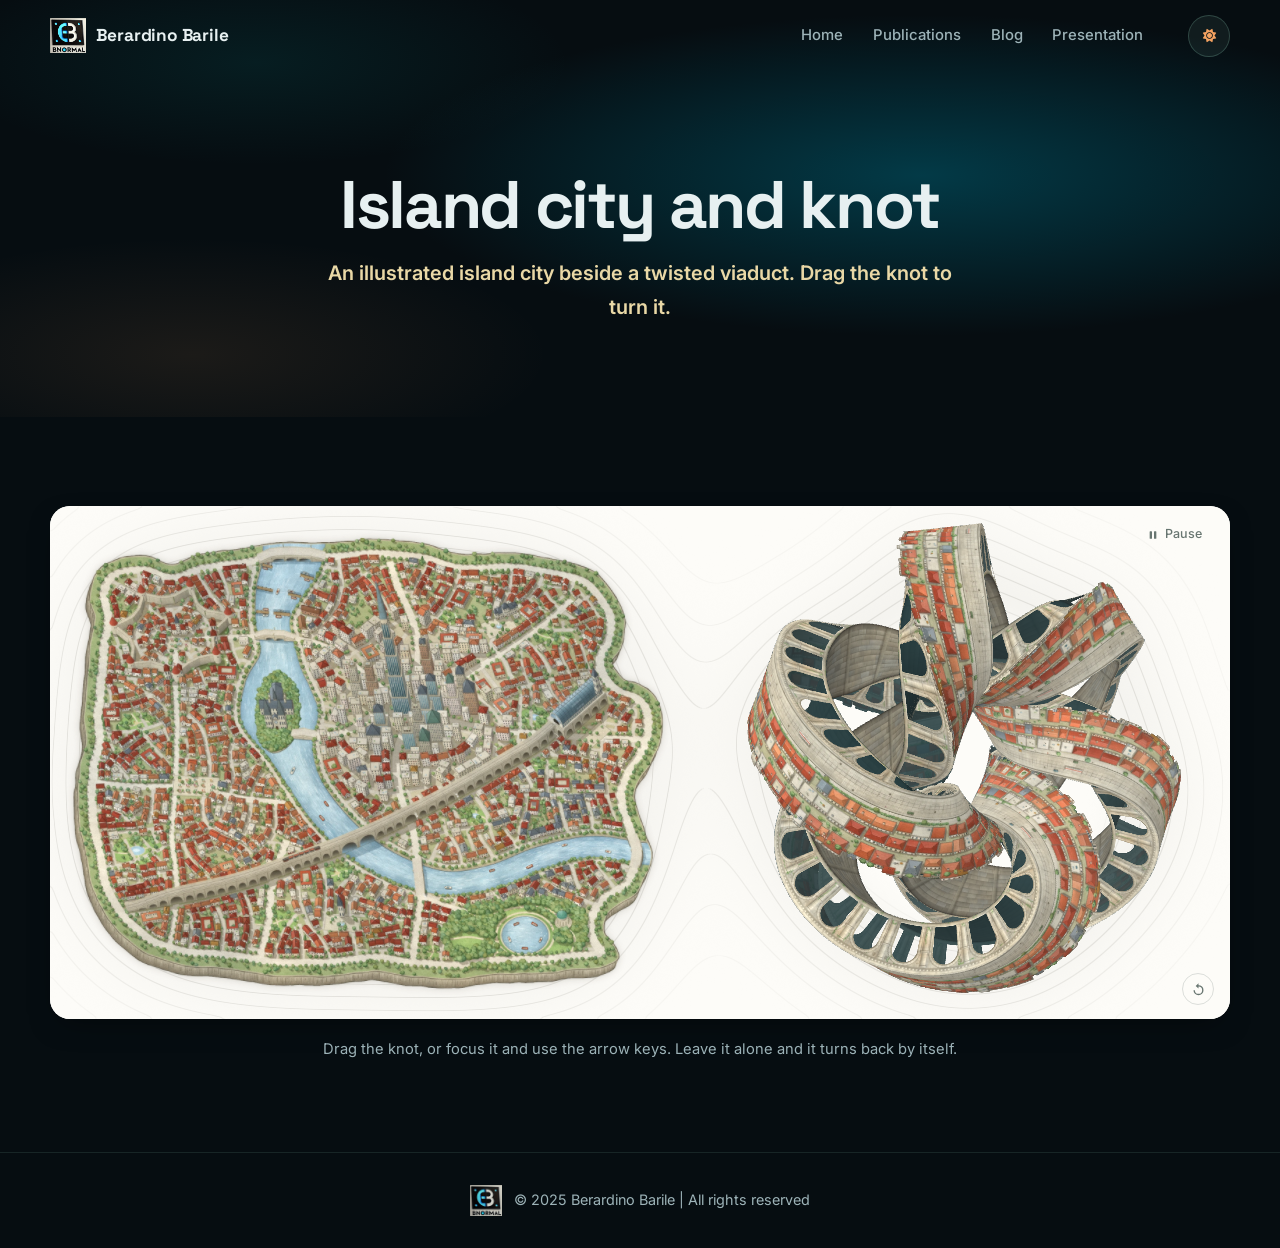
<file: city-knot.html>
<!doctype html>
<html lang="en" class="no-js" data-theme="dark">
  <head>
    <meta charset="UTF-8" />
    <meta name="viewport" content="width=device-width, initial-scale=1" />
    <title>Island city and knot - Berardino Barile</title>
    <meta name="description" content="An interactive WebGL animation: an illustrated island city and a twisted viaduct knot you can drag." />
    <meta name="theme-color" content="#060d11" />
    <link rel="canonical" href="https://berardinobarile.it/city-knot.html" />
    <meta property="og:type" content="website" />
    <meta property="og:site_name" content="Berardino Barile" />
    <meta property="og:title" content="Island city and knot - Berardino Barile" />
    <meta property="og:description" content="An interactive WebGL animation: an illustrated island city and a twisted viaduct knot you can drag." />
    <meta property="og:url" content="https://berardinobarile.it/city-knot.html" />
    <meta property="og:image" content="https://berardinobarile.it/assets/profile.jpg" />
    <meta name="twitter:card" content="summary" />
    <link rel="icon" type="image/png" href="/assets/logo-280.png" />
    <script>
      (function () {
        var d = document.documentElement;
        d.classList.remove('no-js');
        d.classList.add('js');
        var t = 'dark';
        try {
          var s = localStorage.getItem('bnormal-theme');
          if (s === 'light' || s === 'dark') t = s;
        } catch (e) {}
        d.setAttribute('data-theme', t);
        setTimeout(function () {
          if (!window.__animBooted) d.classList.add('anim-fallback');
        }, 3000);
      })();
    </script>
    <link rel="preconnect" href="https://fonts.googleapis.com" />
    <link rel="preconnect" href="https://fonts.gstatic.com" crossorigin />
    <link
      rel="stylesheet"
      href="https://fonts.googleapis.com/css2?family=Inter:wght@400;500;600;700;800&family=Space+Grotesk:wght@500;600;700&display=swap"
    />
    <script type="module" crossorigin src="/assets/cityknot-BYdYvgsm.js"></script>
    <link rel="modulepreload" crossorigin href="/assets/contact-Bcl8e3Hp.js">
    <link rel="modulepreload" crossorigin href="/assets/animations-DIzLgxR3.js">
    <link rel="modulepreload" crossorigin href="/assets/pages-rC2cxH8u.js">
    <link rel="stylesheet" crossorigin href="/assets/contact-DvRWsU79.css">
    <link rel="stylesheet" crossorigin href="/assets/cityknot-D1QMuZs5.css">
  </head>
  <body>
    <a class="skip-link" href="#main">Skip to content</a>
    <div id="scroll-progress" class="scroll-progress" aria-hidden="true"></div>
    <header id="site-header" class="site-header">
      <div class="container site-header__inner">
        <a class="brand" href="index.html" aria-label="Berardino Barile, home">
          <img src="/assets/logo-280.png" alt="Logo" width="36" height="35" />
          <span class="brand__name">Berardino Barile</span>
        </a>
        <nav id="site-nav" class="site-nav" aria-label="Main">
          <ul>
            <li><a href="index.html">Home</a></li>
            <li><a href="publications.html">Publications</a></li>
            <li><a href="blog.html">Blog</a></li>
            <li><a href="presentation.html">Presentation</a></li>
          </ul>
        </nav>
        <div class="site-header__actions">
          <button id="theme-toggle" class="icon-btn theme-toggle" type="button" aria-pressed="false" aria-label="Light theme">
            <i class="fa-solid fa-moon theme-toggle__moon" aria-hidden="true"></i>
            <i class="fa-solid fa-sun theme-toggle__sun" aria-hidden="true"></i>
          </button>
          <button id="nav-toggle" class="icon-btn nav-toggle" type="button" aria-expanded="false" aria-controls="site-nav" aria-label="Open menu">
            <span class="nav-toggle__bars" aria-hidden="true"><span></span><span></span><span></span></span>
          </button>
        </div>
      </div>
    </header>
    <main id="main" tabindex="-1">
      <section class="page-hero" aria-labelledby="page-title">
        <div class="hero__glow" aria-hidden="true"></div>
        <div class="container">
          <h1 id="page-title" class="page-hero__title" data-page-in>Island city and knot</h1>
          <p class="page-hero__subtitle" data-page-in>An illustrated island city beside a twisted viaduct. Drag the knot to turn it.</p>
        </div>
      </section>
      <section class="page-section" aria-label="Animation">
        <div class="container">
          <div class="cityknot" data-cityknot data-assets="/assets/cityknot/"></div>
          <p class="cityknot-caption">Drag the knot, or focus it and use the arrow keys. Leave it alone and it turns back by itself.</p>
        </div>
      </section>
    </main>
    <footer class="site-footer">
      <div class="container site-footer__inner">
        <img src="/assets/logo-280.png" alt="" width="32" height="31" />
        <p>© 2025 Berardino Barile | All rights reserved</p>
      </div>
    </footer>
    <button id="back-to-top" class="back-to-top" type="button" aria-label="Back to top">
      <i class="fa-solid fa-arrow-up" aria-hidden="true"></i>
    </button>
  </body>
</html>
</file>
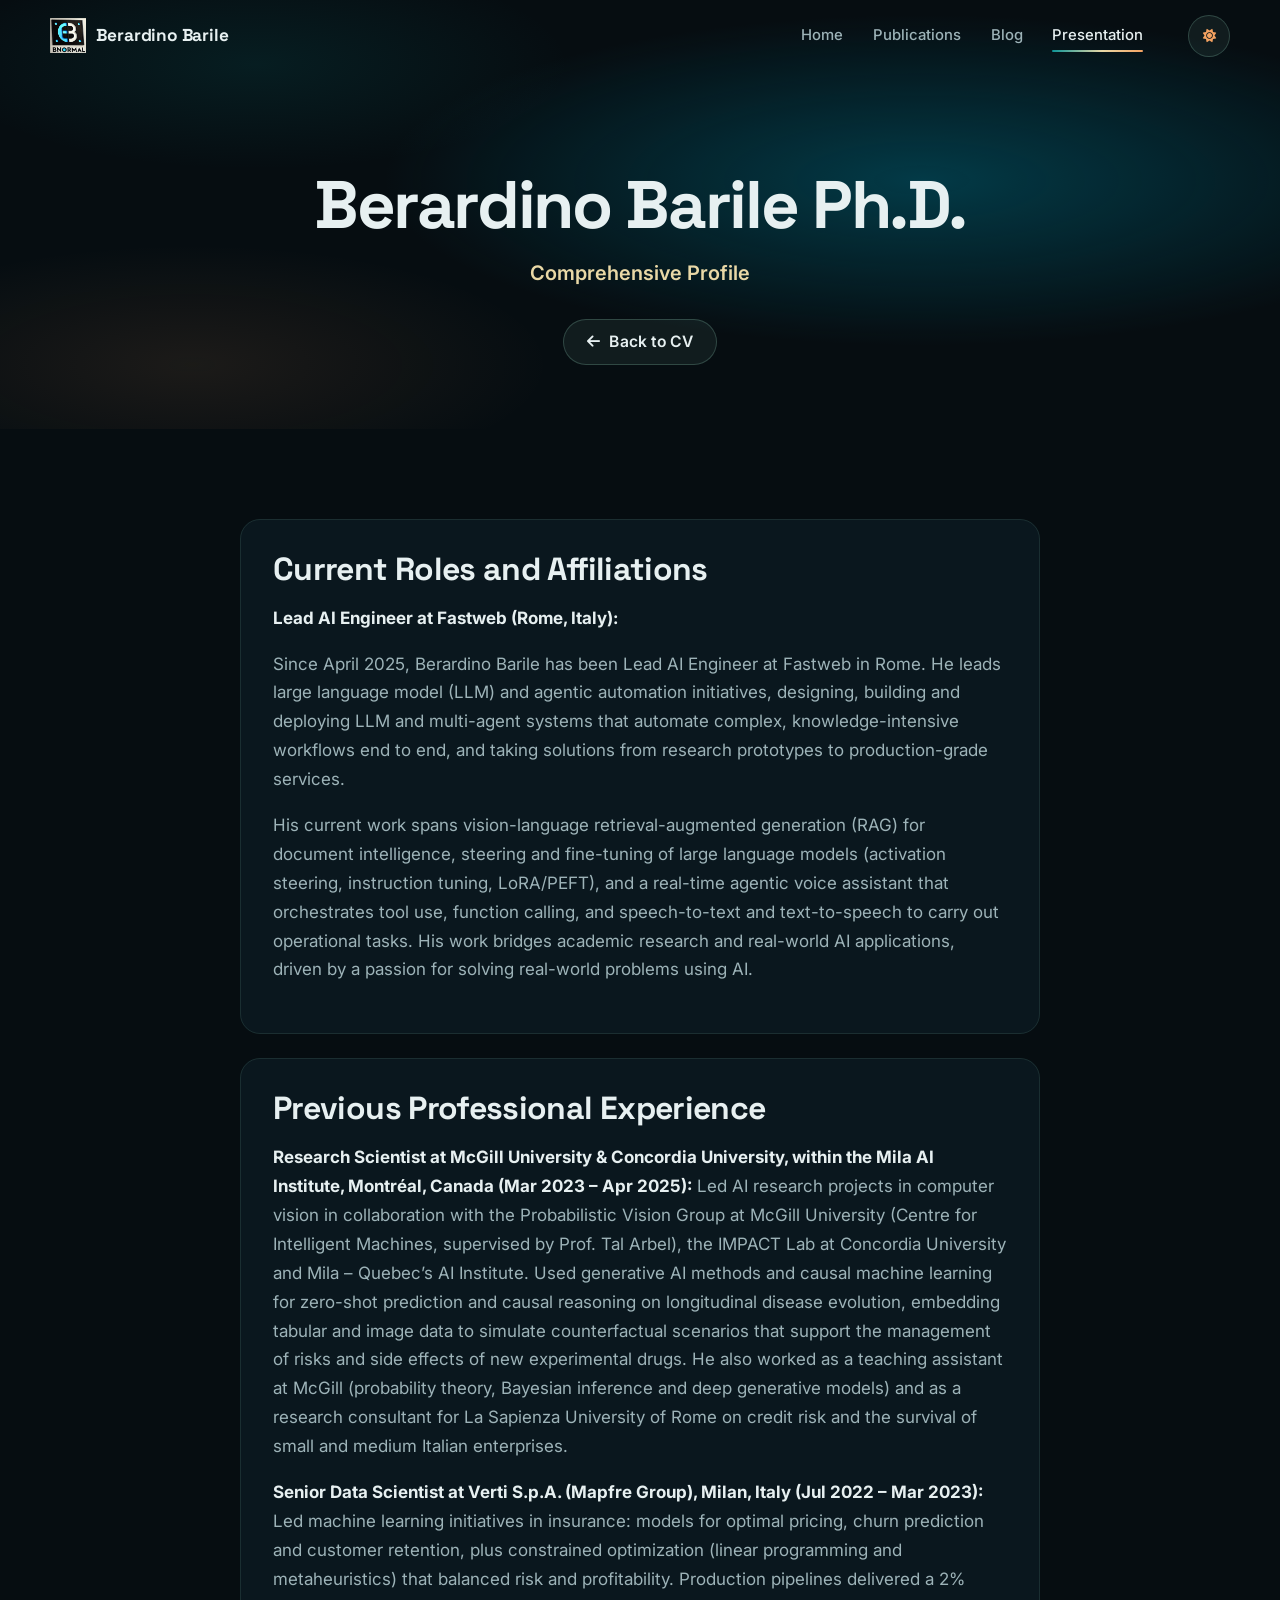
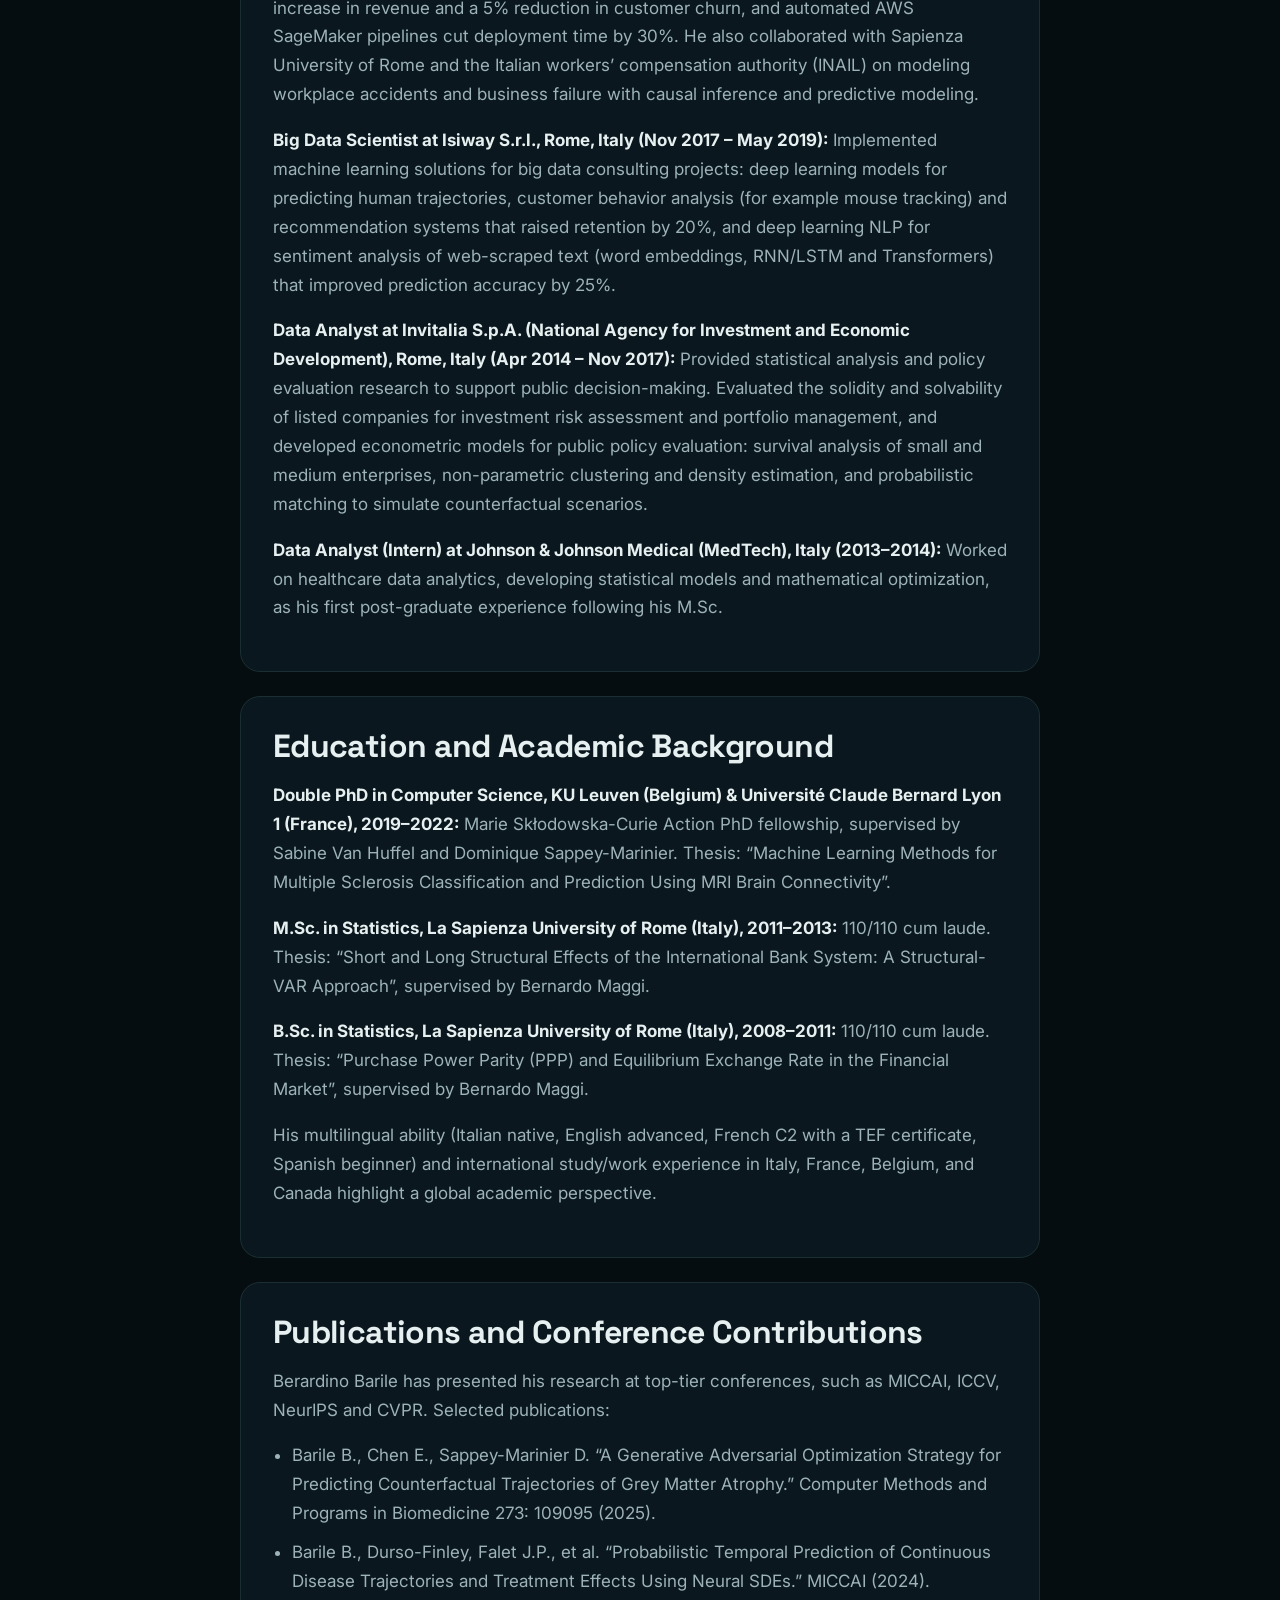
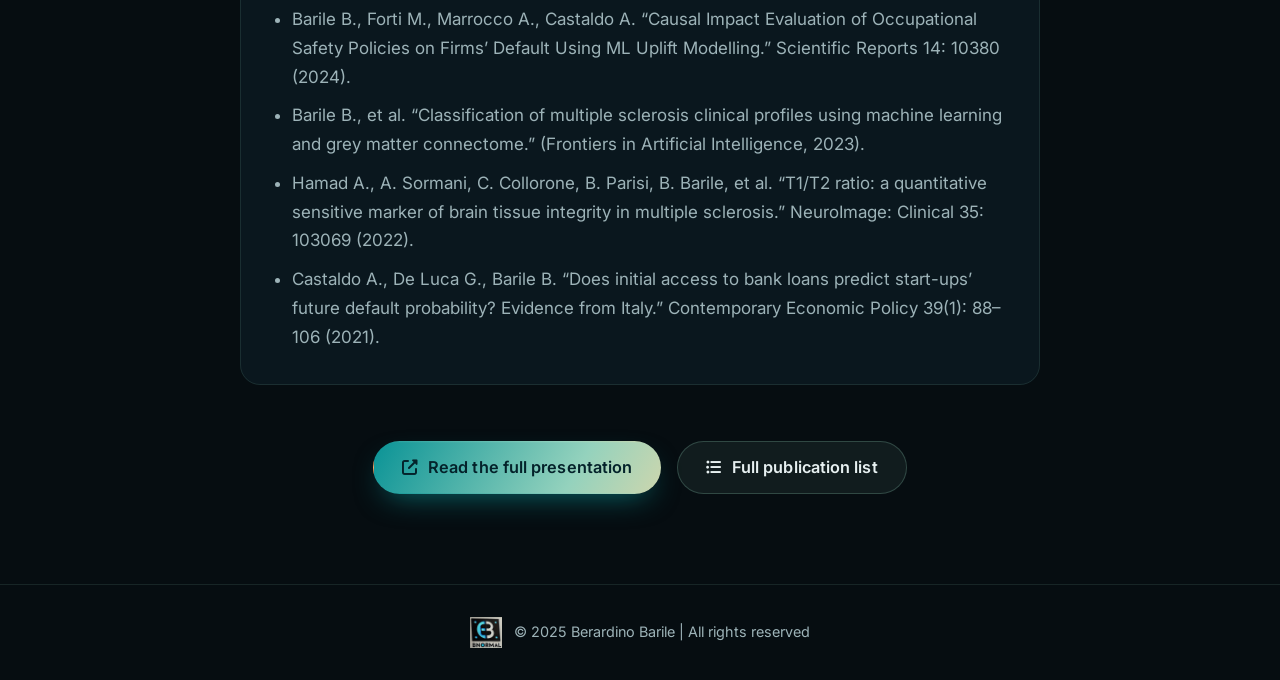
<file: presentation.html>
<!doctype html>
<html lang="en" class="no-js" data-theme="dark">
  <head>
    <meta charset="UTF-8" />
    <meta name="viewport" content="width=device-width, initial-scale=1" />
    <title>Berardino Barile - Comprehensive Profile</title>
    <meta name="description" content="Extended presentation of Berardino Barile Ph.D." />
    <meta name="theme-color" content="#060d11" />
    <link rel="canonical" href="https://berardinobarile.it/presentation.html" />
    <meta property="og:type" content="website" />
    <meta property="og:site_name" content="Berardino Barile" />
    <meta property="og:title" content="Berardino Barile - Comprehensive Profile" />
    <meta property="og:description" content="Extended presentation of Berardino Barile Ph.D." />
    <meta property="og:url" content="https://berardinobarile.it/presentation.html" />
    <meta property="og:image" content="https://berardinobarile.it/assets/profile.jpg" />
    <meta name="twitter:card" content="summary" />
    <link rel="icon" type="image/png" href="/assets/logo-280.png" />
    <script>
      (function () {
        var d = document.documentElement;
        d.classList.remove('no-js');
        d.classList.add('js');
        var t = 'dark';
        try {
          var s = localStorage.getItem('bnormal-theme');
          if (s === 'light' || s === 'dark') t = s;
        } catch (e) {}
        d.setAttribute('data-theme', t);
        setTimeout(function () {
          if (!window.__animBooted) d.classList.add('anim-fallback');
        }, 3000);
      })();
    </script>
    <link rel="preconnect" href="https://fonts.googleapis.com" />
    <link rel="preconnect" href="https://fonts.gstatic.com" crossorigin />
    <link
      rel="stylesheet"
      href="https://fonts.googleapis.com/css2?family=Inter:wght@400;500;600;700;800&family=Space+Grotesk:wght@500;600;700&display=swap"
    />
    <script type="module" crossorigin src="/assets/contact-Bcl8e3Hp.js"></script>
    <script type="module" crossorigin src="/assets/animations-DIzLgxR3.js"></script>
    <script type="module" crossorigin src="/assets/pages-rC2cxH8u.js"></script>
    <link rel="stylesheet" crossorigin href="/assets/contact-DvRWsU79.css">
  </head>
  <body>
    <a class="skip-link" href="#main">Skip to content</a>
    <div id="scroll-progress" class="scroll-progress" aria-hidden="true"></div>

    <header id="site-header" class="site-header">
      <div class="container site-header__inner">
        <a class="brand" href="index.html" aria-label="Berardino Barile, home">
          <img src="/assets/logo-280.png" alt="Logo" width="36" height="35" />
          <span class="brand__name">Berardino Barile</span>
        </a>
        <nav id="site-nav" class="site-nav" aria-label="Main">
          <ul>
            <li><a href="index.html">Home</a></li>
            <li><a href="publications.html">Publications</a></li>
            <li><a href="blog.html">Blog</a></li>
            <li><a href="presentation.html" class="is-active" aria-current="page">Presentation</a></li>
          </ul>
        </nav>
        <div class="site-header__actions">
          <button id="theme-toggle" class="icon-btn theme-toggle" type="button" aria-pressed="false" aria-label="Light theme">
            <i class="fa-solid fa-moon theme-toggle__moon" aria-hidden="true"></i>
            <i class="fa-solid fa-sun theme-toggle__sun" aria-hidden="true"></i>
          </button>
          <button id="nav-toggle" class="icon-btn nav-toggle" type="button" aria-expanded="false" aria-controls="site-nav" aria-label="Open menu">
            <span class="nav-toggle__bars" aria-hidden="true"><span></span><span></span><span></span></span>
          </button>
        </div>
      </div>
    </header>

    <main id="main" tabindex="-1">
      <section class="page-hero" aria-labelledby="page-title">
        <div class="hero__glow" aria-hidden="true"></div>
        <div class="container">
          <h1 id="page-title" class="page-hero__title" data-page-in>Berardino Barile Ph.D.</h1>
          <p class="page-hero__subtitle" data-page-in>Comprehensive Profile</p>
          <a class="btn btn--ghost" href="index.html" data-page-in><i class="fa-solid fa-arrow-left" aria-hidden="true"></i>Back to CV</a>
        </div>
      </section>

      <section class="page-section" aria-label="Profile">
        <div class="container prose">
          <article class="card card--baked" data-reveal-item>
            <h2>Current Roles and Affiliations</h2>
            <p><strong>Lead AI Engineer at Fastweb (Rome, Italy):</strong></p>
            <p>Since April 2025, Berardino Barile has been Lead AI Engineer at Fastweb in Rome. He leads large language model (LLM) and agentic automation initiatives, designing, building and deploying LLM and multi-agent systems that automate complex, knowledge-intensive workflows end to end, and taking solutions from research prototypes to production-grade services.</p>
            <p>His current work spans vision-language retrieval-augmented generation (RAG) for document intelligence, steering and fine-tuning of large language models (activation steering, instruction tuning, LoRA/PEFT), and a real-time agentic voice assistant that orchestrates tool use, function calling, and speech-to-text and text-to-speech to carry out operational tasks. His work bridges academic research and real-world AI applications, driven by a passion for solving real-world problems using AI.</p>
          </article>

          <article class="card card--baked" data-reveal-item>
            <h2>Previous Professional Experience</h2>
            <p><strong>Research Scientist at McGill University &amp; Concordia University, within the Mila AI Institute, Montréal, Canada (Mar 2023 – Apr 2025):</strong> Led AI research projects in computer vision in collaboration with the Probabilistic Vision Group at McGill University (Centre for Intelligent Machines, supervised by Prof. Tal Arbel), the IMPACT Lab at Concordia University and Mila – Quebec’s AI Institute. Used generative AI methods and causal machine learning for zero-shot prediction and causal reasoning on longitudinal disease evolution, embedding tabular and image data to simulate counterfactual scenarios that support the management of risks and side effects of new experimental drugs. He also worked as a teaching assistant at McGill (probability theory, Bayesian inference and deep generative models) and as a research consultant for La Sapienza University of Rome on credit risk and the survival of small and medium Italian enterprises.</p>
            <p><strong>Senior Data Scientist at Verti S.p.A. (Mapfre Group), Milan, Italy (Jul 2022 – Mar 2023):</strong> Led machine learning initiatives in insurance: models for optimal pricing, churn prediction and customer retention, plus constrained optimization (linear programming and metaheuristics) that balanced risk and profitability. Production pipelines delivered a 2% increase in revenue and a 5% reduction in customer churn, and automated AWS SageMaker pipelines cut deployment time by 30%. He also collaborated with Sapienza University of Rome and the Italian workers’ compensation authority (INAIL) on modeling workplace accidents and business failure with causal inference and predictive modeling.</p>
            <p><strong>Big Data Scientist at Isiway S.r.l., Rome, Italy (Nov 2017 – May 2019):</strong> Implemented machine learning solutions for big data consulting projects: deep learning models for predicting human trajectories, customer behavior analysis (for example mouse tracking) and recommendation systems that raised retention by 20%, and deep learning NLP for sentiment analysis of web-scraped text (word embeddings, RNN/LSTM and Transformers) that improved prediction accuracy by 25%.</p>
            <p><strong>Data Analyst at Invitalia S.p.A. (National Agency for Investment and Economic Development), Rome, Italy (Apr 2014 – Nov 2017):</strong> Provided statistical analysis and policy evaluation research to support public decision-making. Evaluated the solidity and solvability of listed companies for investment risk assessment and portfolio management, and developed econometric models for public policy evaluation: survival analysis of small and medium enterprises, non-parametric clustering and density estimation, and probabilistic matching to simulate counterfactual scenarios.</p>
            <p><strong>Data Analyst (Intern) at Johnson &amp; Johnson Medical (MedTech), Italy (2013–2014):</strong> Worked on healthcare data analytics, developing statistical models and mathematical optimization, as his first post-graduate experience following his M.Sc.</p>
          </article>

          <article class="card card--baked" data-reveal-item>
            <h2>Education and Academic Background</h2>
            <p><strong>Double PhD in Computer Science, KU Leuven (Belgium) &amp; Université Claude Bernard Lyon 1 (France), 2019–2022:</strong> Marie Skłodowska-Curie Action PhD fellowship, supervised by Sabine Van Huffel and Dominique Sappey-Marinier. Thesis: “Machine Learning Methods for Multiple Sclerosis Classification and Prediction Using MRI Brain Connectivity”.</p>
            <p><strong>M.Sc. in Statistics, La Sapienza University of Rome (Italy), 2011–2013:</strong> 110/110 cum laude. Thesis: “Short and Long Structural Effects of the International Bank System: A Structural-VAR Approach”, supervised by Bernardo Maggi.</p>
            <p><strong>B.Sc. in Statistics, La Sapienza University of Rome (Italy), 2008–2011:</strong> 110/110 cum laude. Thesis: “Purchase Power Parity (PPP) and Equilibrium Exchange Rate in the Financial Market”, supervised by Bernardo Maggi.</p>
            <p>His multilingual ability (Italian native, English advanced, French C2 with a TEF certificate, Spanish beginner) and international study/work experience in Italy, France, Belgium, and Canada highlight a global academic perspective.</p>
          </article>

          <article class="card card--baked" data-reveal-item>
            <h2>Publications and Conference Contributions</h2>
            <p>Berardino Barile has presented his research at top-tier conferences, such as MICCAI, ICCV, NeurIPS and CVPR. Selected publications:</p>
            <ul>
              <li>Barile B., Chen E., Sappey-Marinier D. “A Generative Adversarial Optimization Strategy for Predicting Counterfactual Trajectories of Grey Matter Atrophy.” Computer Methods and Programs in Biomedicine 273: 109095 (2025).</li>
              <li>Barile B., Durso-Finley, Falet J.P., et al. “Probabilistic Temporal Prediction of Continuous Disease Trajectories and Treatment Effects Using Neural SDEs.” MICCAI (2024).</li>
              <li>Barile B., Forti M., Marrocco A., Castaldo A. “Causal Impact Evaluation of Occupational Safety Policies on Firms’ Default Using ML Uplift Modelling.” Scientific Reports 14: 10380 (2024).</li>
              <li>Barile B., et al. “Classification of multiple sclerosis clinical profiles using machine learning and grey matter connectome.” (Frontiers in Artificial Intelligence, 2023).</li>
              <li>Hamad A., A. Sormani, C. Collorone, B. Parisi, B. Barile, et al. “T1/T2 ratio: a quantitative sensitive marker of brain tissue integrity in multiple sclerosis.” NeuroImage: Clinical 35: 103069 (2022).</li>
              <li>Castaldo A., De Luca G., Barile B. “Does initial access to bank loans predict start-ups’ future default probability? Evidence from Italy.” Contemporary Economic Policy 39(1): 88–106 (2021).</li>
            </ul>
          </article>

          <div class="section-cta section-cta--row" data-reveal-item>
            <a class="btn btn--primary btn--lg" href="https://berardinob.github.io/BNormal/presentation.html" target="_blank" rel="noopener"><i class="fa-solid fa-up-right-from-square" aria-hidden="true"></i>Read the full presentation</a>
            <a class="btn btn--ghost btn--lg" href="publications.html"><i class="fa-solid fa-list-ul" aria-hidden="true"></i>Full publication list</a>
          </div>
        </div>
      </section>
    </main>

    <footer class="site-footer">
      <div class="container site-footer__inner">
        <img src="/assets/logo-280.png" alt="" width="32" height="31" />
        <p>© 2025 Berardino Barile | All rights reserved</p>
      </div>
    </footer>

    <button id="back-to-top" class="back-to-top" type="button" aria-label="Back to top">
      <i class="fa-solid fa-arrow-up" aria-hidden="true"></i>
    </button>
  </body>
</html>
</file>
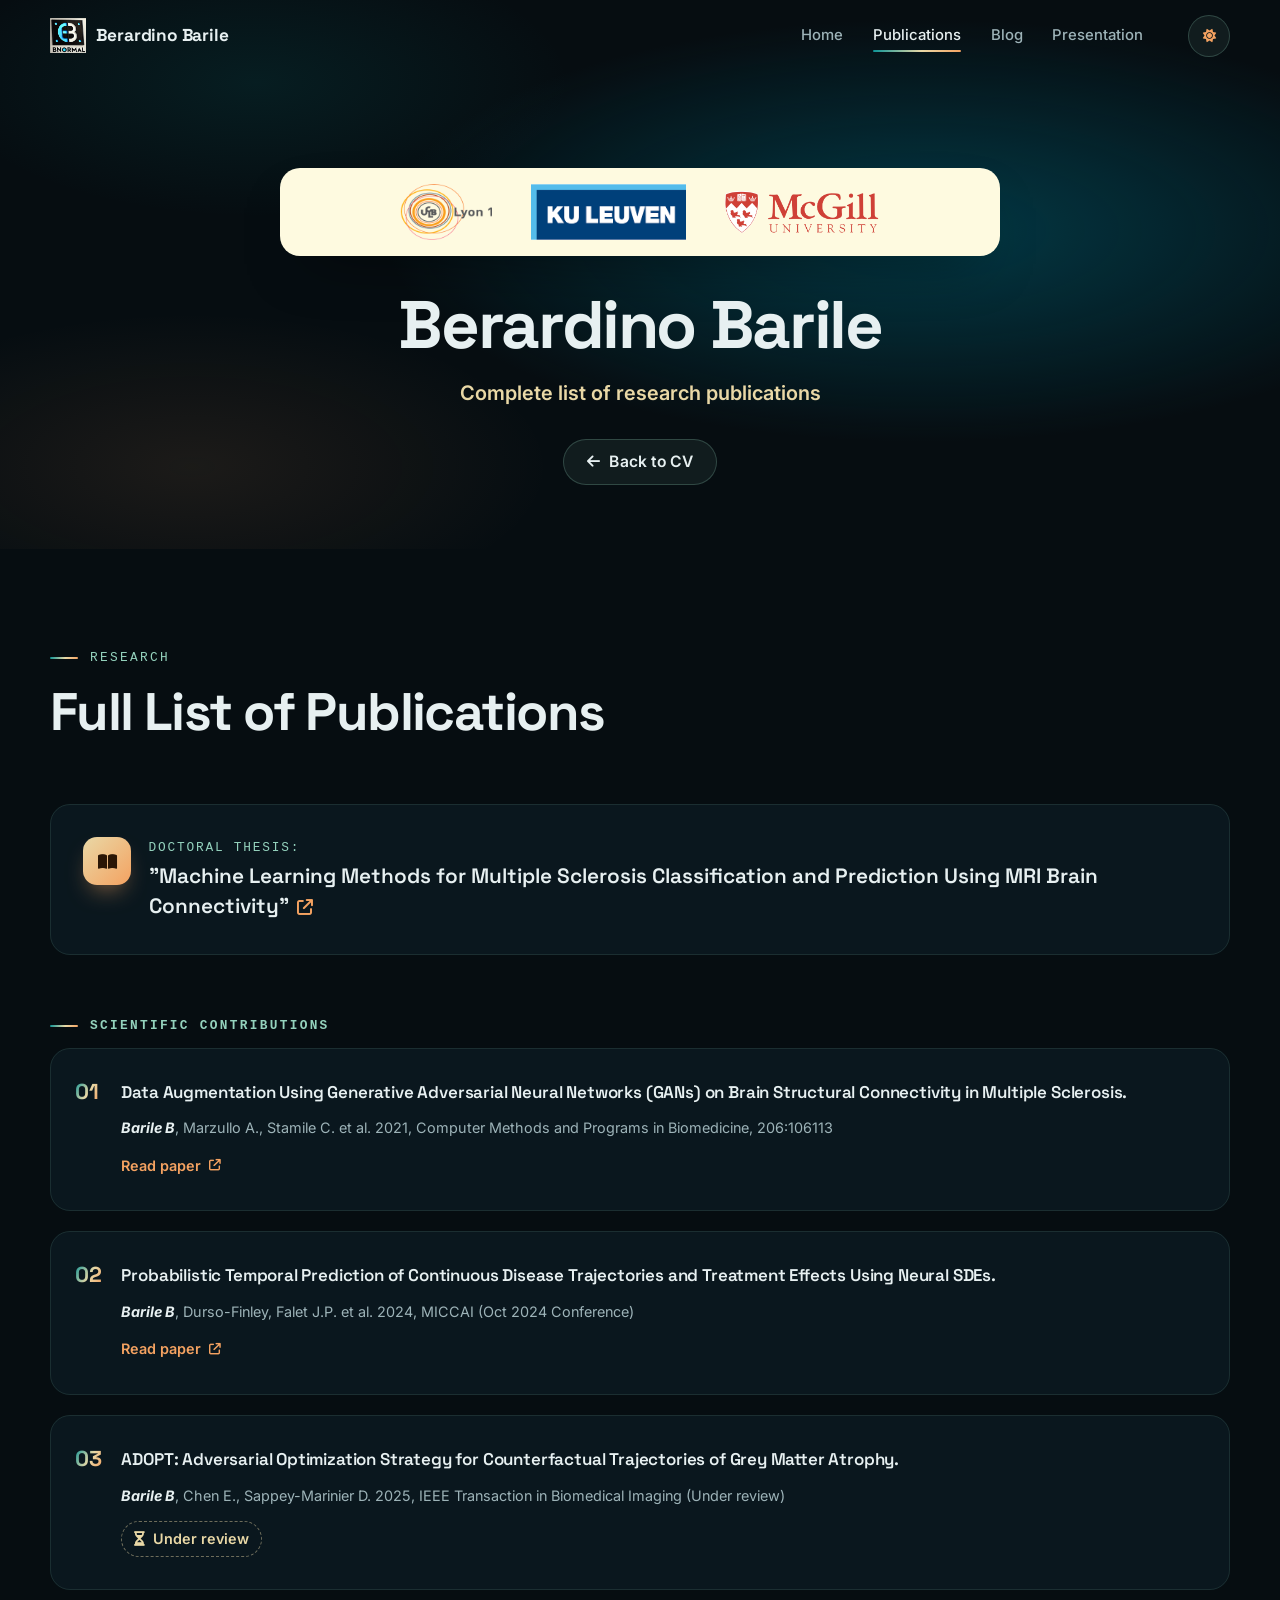
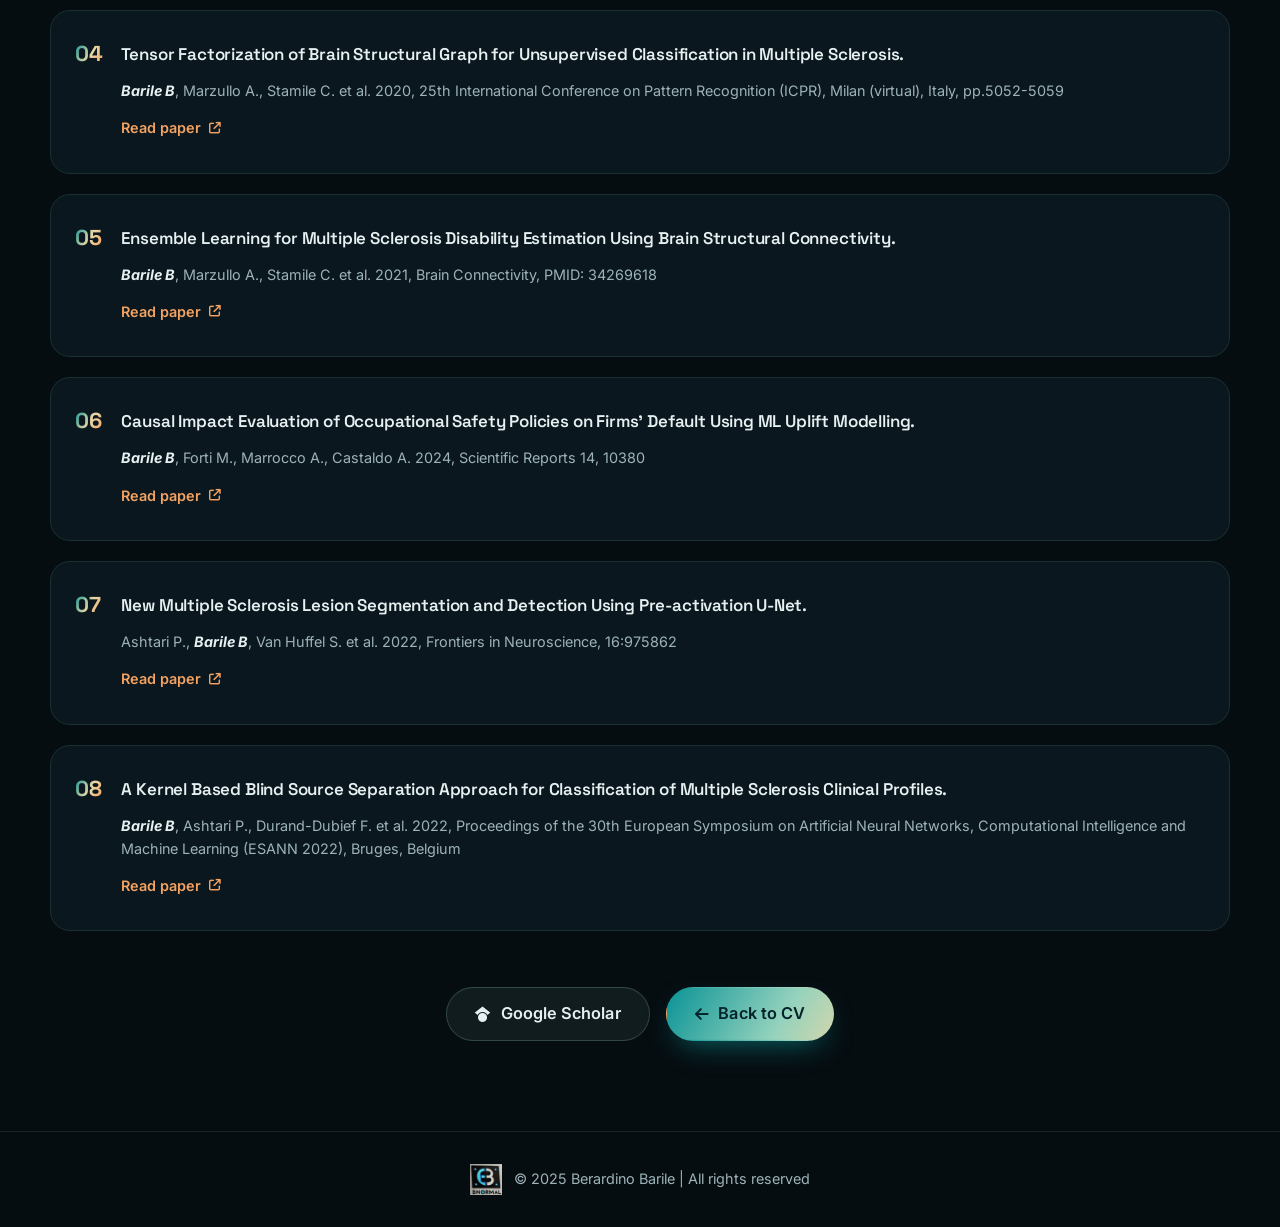
<file: publications.html>
<!doctype html>
<html lang="en" class="no-js" data-theme="dark">
  <head>
    <meta charset="UTF-8" />
    <meta name="viewport" content="width=device-width, initial-scale=1" />
    <title>Publications - Berardino Barile</title>
    <meta name="description" content="Complete list of research publications by Berardino Barile." />
    <meta name="theme-color" content="#060d11" />
    <link rel="canonical" href="https://berardinobarile.it/publications.html" />
    <meta property="og:type" content="website" />
    <meta property="og:site_name" content="Berardino Barile" />
    <meta property="og:title" content="Publications - Berardino Barile" />
    <meta property="og:description" content="Complete list of research publications by Berardino Barile." />
    <meta property="og:url" content="https://berardinobarile.it/publications.html" />
    <meta property="og:image" content="https://berardinobarile.it/assets/profile.jpg" />
    <meta name="twitter:card" content="summary" />
    <link rel="icon" type="image/png" href="/assets/logo-280.png" />
    <script>
      (function () {
        var d = document.documentElement;
        d.classList.remove('no-js');
        d.classList.add('js');
        var t = 'dark';
        try {
          var s = localStorage.getItem('bnormal-theme');
          if (s === 'light' || s === 'dark') t = s;
        } catch (e) {}
        d.setAttribute('data-theme', t);
        setTimeout(function () {
          if (!window.__animBooted) d.classList.add('anim-fallback');
        }, 3000);
      })();
    </script>
    <link rel="preconnect" href="https://fonts.googleapis.com" />
    <link rel="preconnect" href="https://fonts.gstatic.com" crossorigin />
    <link
      rel="stylesheet"
      href="https://fonts.googleapis.com/css2?family=Inter:wght@400;500;600;700;800&family=Space+Grotesk:wght@500;600;700&display=swap"
    />
    <script type="module" crossorigin src="/assets/contact-Bcl8e3Hp.js"></script>
    <script type="module" crossorigin src="/assets/animations-DIzLgxR3.js"></script>
    <script type="module" crossorigin src="/assets/pages-rC2cxH8u.js"></script>
    <link rel="stylesheet" crossorigin href="/assets/contact-DvRWsU79.css">
  </head>
  <body>
    <a class="skip-link" href="#main">Skip to content</a>
    <div id="scroll-progress" class="scroll-progress" aria-hidden="true"></div>

    <header id="site-header" class="site-header">
      <div class="container site-header__inner">
        <a class="brand" href="index.html" aria-label="Berardino Barile, home">
          <img src="/assets/logo-280.png" alt="Logo" width="36" height="35" />
          <span class="brand__name">Berardino Barile</span>
        </a>
        <nav id="site-nav" class="site-nav" aria-label="Main">
          <ul>
            <li><a href="index.html">Home</a></li>
            <li><a href="publications.html" class="is-active" aria-current="page">Publications</a></li>
            <li><a href="blog.html">Blog</a></li>
            <li><a href="presentation.html">Presentation</a></li>
          </ul>
        </nav>
        <div class="site-header__actions">
          <button id="theme-toggle" class="icon-btn theme-toggle" type="button" aria-pressed="false" aria-label="Light theme">
            <i class="fa-solid fa-moon theme-toggle__moon" aria-hidden="true"></i>
            <i class="fa-solid fa-sun theme-toggle__sun" aria-hidden="true"></i>
          </button>
          <button id="nav-toggle" class="icon-btn nav-toggle" type="button" aria-expanded="false" aria-controls="site-nav" aria-label="Open menu">
            <span class="nav-toggle__bars" aria-hidden="true"><span></span><span></span><span></span></span>
          </button>
        </div>
      </div>
    </header>

    <main id="main" tabindex="-1">
      <section class="page-hero" aria-labelledby="page-title">
        <div class="hero__glow" aria-hidden="true"></div>
        <div class="container">
          <div class="page-hero__logos" data-page-in>
            <img src="/assets/Picture1.png" alt="Institution logo" width="252" height="152" />
            <img src="/assets/ku_logo.png" alt="KU Leuven logo" width="374" height="135" />
            <img src="/assets/images.png" alt="Institution logos" width="2228" height="800" />
          </div>
          <h1 id="page-title" class="page-hero__title" data-page-in>Berardino Barile</h1>
          <p class="page-hero__subtitle" data-page-in>Complete list of research publications</p>
          <a class="btn btn--ghost" href="index.html" data-page-in><i class="fa-solid fa-arrow-left" aria-hidden="true"></i>Back to CV</a>
        </div>
      </section>

      <section class="page-section" aria-labelledby="list-title">
        <div class="container">
          <header class="section-head">
            <p class="eyebrow">Research</p>
            <h2 id="list-title" class="section-title">Full List of Publications</h2>
          </header>

          <div class="card card--baked thesis-card" data-reveal-item>
            <span class="thesis-card__icon" aria-hidden="true"><i class="fa-solid fa-book-open"></i></span>
            <div>
              <p class="thesis-card__label">Doctoral Thesis:</p>
              <a class="thesis-card__title" href="https://theses.eurasip.org/theses/944/machine-learning-methods-for-multiple-sclerosis/" target="_blank" rel="noopener">"Machine Learning Methods for Multiple Sclerosis Classification and Prediction Using MRI Brain Connectivity"<i class="fa-solid fa-arrow-up-right-from-square" aria-hidden="true"></i></a>
            </div>
          </div>

          <h3 id="contributions" class="eyebrow" style="margin-top: 2.5rem">Scientific Contributions</h3>
          <ol class="pub-list">
            <li class="card card--baked pub-card" data-reveal-item>
              <span class="pub-num" aria-hidden="true">01</span>
              <h4 class="pub-card__title">Data Augmentation Using Generative Adversarial Neural Networks (GANs) on Brain Structural Connectivity in Multiple Sclerosis.</h4>
              <p class="pub-card__meta"><strong><em>Barile B</em></strong>, Marzullo A., Stamile C. et al. 2021, Computer Methods and Programs in Biomedicine, 206:106113</p>
              <a class="pub-card__link" href="https://hal.science/hal-03241649/document" target="_blank" rel="noopener">Read paper<i class="fa-solid fa-arrow-up-right-from-square" aria-hidden="true"></i></a>
            </li>
            <li class="card card--baked pub-card" data-reveal-item>
              <span class="pub-num" aria-hidden="true">02</span>
              <h4 class="pub-card__title">Probabilistic Temporal Prediction of Continuous Disease Trajectories and Treatment Effects Using Neural SDEs.</h4>
              <p class="pub-card__meta"><strong><em>Barile B</em></strong>, Durso-Finley, Falet J.P. et al. 2024, MICCAI (Oct 2024 Conference)</p>
              <a class="pub-card__link" href="https://arxiv.org/abs/2406.12807" target="_blank" rel="noopener">Read paper<i class="fa-solid fa-arrow-up-right-from-square" aria-hidden="true"></i></a>
            </li>
            <li class="card card--baked pub-card" data-reveal-item>
              <span class="pub-num" aria-hidden="true">03</span>
              <h4 class="pub-card__title">ADOPT: Adversarial Optimization Strategy for Counterfactual Trajectories of Grey Matter Atrophy.</h4>
              <p class="pub-card__meta"><strong><em>Barile B</em></strong>, Chen E., Sappey-Marinier D. 2025, IEEE Transaction in Biomedical Imaging (Under review)</p>
              <span class="pub-card__badge"><i class="fa-solid fa-hourglass-half" aria-hidden="true"></i>Under review</span>
            </li>
            <li class="card card--baked pub-card" data-reveal-item>
              <span class="pub-num" aria-hidden="true">04</span>
              <h4 class="pub-card__title">Tensor Factorization of Brain Structural Graph for Unsupervised Classification in Multiple Sclerosis.</h4>
              <p class="pub-card__meta"><strong><em>Barile B</em></strong>, Marzullo A., Stamile C. et al. 2020, 25th International Conference on Pattern Recognition (ICPR), Milan (virtual), Italy, pp.5052-5059</p>
              <a class="pub-card__link" href="https://ieeexplore.ieee.org/document/9412491" target="_blank" rel="noopener">Read paper<i class="fa-solid fa-arrow-up-right-from-square" aria-hidden="true"></i></a>
            </li>
            <li class="card card--baked pub-card" data-reveal-item>
              <span class="pub-num" aria-hidden="true">05</span>
              <h4 class="pub-card__title">Ensemble Learning for Multiple Sclerosis Disability Estimation Using Brain Structural Connectivity.</h4>
              <p class="pub-card__meta"><strong><em>Barile B</em></strong>, Marzullo A., Stamile C. et al. 2021, Brain Connectivity, PMID: 34269618</p>
              <a class="pub-card__link" href="https://www.liebertpub.com/doi/10.1089/brain.2020.1003" target="_blank" rel="noopener">Read paper<i class="fa-solid fa-arrow-up-right-from-square" aria-hidden="true"></i></a>
            </li>
            <li class="card card--baked pub-card" data-reveal-item>
              <span class="pub-num" aria-hidden="true">06</span>
              <h4 class="pub-card__title">Causal Impact Evaluation of Occupational Safety Policies on Firms’ Default Using ML Uplift Modelling.</h4>
              <p class="pub-card__meta"><strong><em>Barile B</em></strong>, Forti M., Marrocco A., Castaldo A. 2024, Scientific Reports 14, 10380</p>
              <a class="pub-card__link" href="https://www.nature.com/articles/s41598-024-60348-4" target="_blank" rel="noopener">Read paper<i class="fa-solid fa-arrow-up-right-from-square" aria-hidden="true"></i></a>
            </li>
            <li class="card card--baked pub-card" data-reveal-item>
              <span class="pub-num" aria-hidden="true">07</span>
              <h4 class="pub-card__title">New Multiple Sclerosis Lesion Segmentation and Detection Using Pre-activation U-Net.</h4>
              <p class="pub-card__meta">Ashtari P., <strong><em>Barile B</em></strong>, Van Huffel S. et al. 2022, Frontiers in Neuroscience, 16:975862</p>
              <a class="pub-card__link" href="https://www.readcube.com/articles/10.3389/fnins.2022.975862" target="_blank" rel="noopener">Read paper<i class="fa-solid fa-arrow-up-right-from-square" aria-hidden="true"></i></a>
            </li>
            <li class="card card--baked pub-card" data-reveal-item>
              <span class="pub-num" aria-hidden="true">08</span>
              <h4 class="pub-card__title">A Kernel Based Blind Source Separation Approach for Classification of Multiple Sclerosis Clinical Profiles.</h4>
              <p class="pub-card__meta"><strong><em>Barile B</em></strong>, Ashtari P., Durand-Dubief F. et al. 2022, Proceedings of the 30th European Symposium on Artificial Neural Networks, Computational Intelligence and Machine Learning (ESANN 2022), Bruges, Belgium</p>
              <a class="pub-card__link" href="https://www.esann.org/sites/default/files/proceedings/2022/ES2022-17.pdf" target="_blank" rel="noopener">Read paper<i class="fa-solid fa-arrow-up-right-from-square" aria-hidden="true"></i></a>
            </li>
          </ol>

          <div class="section-cta section-cta--row" data-reveal-item>
            <a class="btn btn--ghost btn--lg" href="https://scholar.google.com/citations?user=odmpMGcAAAAJ&amp;hl=en" target="_blank" rel="noopener"><i class="fa-brands fa-google-scholar" aria-hidden="true"></i>Google Scholar</a>
            <a class="btn btn--primary btn--lg" href="index.html"><i class="fa-solid fa-arrow-left" aria-hidden="true"></i>Back to CV</a>
          </div>
        </div>
      </section>
    </main>

    <footer class="site-footer">
      <div class="container site-footer__inner">
        <img src="/assets/logo-280.png" alt="" width="32" height="31" />
        <p>© 2025 Berardino Barile | All rights reserved</p>
      </div>
    </footer>

    <button id="back-to-top" class="back-to-top" type="button" aria-label="Back to top">
      <i class="fa-solid fa-arrow-up" aria-hidden="true"></i>
    </button>
  </body>
</html>
</file>
<file: assets/chat-D5RJ7VC3.css>
html.chat-page[data-theme=dark]{--bg: #0a0716;--bg-2: #120d24;--surface: rgba(24, 17, 48, .66);--surface-solid: #181130;--surface-hover: rgba(34, 24, 66, .8);--border: rgba(167, 139, 250, .16);--border-strong: rgba(167, 139, 250, .34);--text: #efeaff;--muted: #aca2cf;--teal-bright: #8b5cf6;--mint: #67e8f9;--gold: #f0abfc;--orange: #f472b6;--hl: #f472b6;--link: #c4b5fd;--shadow: 0 10px 30px -12px rgba(0, 0, 0, .6);--shadow-hover: 0 24px 60px -18px rgba(0, 0, 0, .7), 0 0 42px -10px rgba(139, 92, 246, .6);--header-bg: rgba(10, 7, 22, .74);--chip-bg: rgba(167, 139, 250, .1);--chip-border: rgba(167, 139, 250, .26);--panel-bg: rgba(16, 11, 34, .8);--bubble-bot: rgba(38, 28, 74, .82);--glow-1: rgba(124, 58, 237, .5);--glow-2: rgba(34, 211, 238, .28);--glow-3: rgba(244, 114, 182, .3);--wave-a: 34, 211, 238;--wave-b: 167, 139, 250;--wave-c: 244, 114, 182}html.chat-page[data-theme=light]{--bg: #f7f4ff;--bg-2: #eee9ff;--surface: rgba(255, 255, 255, .8);--surface-solid: #ffffff;--surface-hover: rgba(255, 255, 255, .96);--border: rgba(91, 33, 182, .14);--border-strong: rgba(91, 33, 182, .3);--text: #1d1340;--muted: #5d5385;--teal-bright: #7c3aed;--mint: #0e7490;--gold: #7c3aed;--orange: #be185d;--hl: #be185d;--link: #5b21b6;--shadow: 0 10px 30px -14px rgba(60, 20, 120, .28);--shadow-hover: 0 24px 50px -18px rgba(60, 20, 120, .35), 0 0 36px -12px rgba(124, 58, 237, .45);--header-bg: rgba(247, 244, 255, .8);--chip-bg: rgba(91, 33, 182, .06);--chip-border: rgba(91, 33, 182, .2);--panel-bg: rgba(255, 255, 255, .82);--bubble-bot: rgba(241, 236, 255, .95);--glow-1: rgba(167, 139, 250, .4);--glow-2: rgba(34, 211, 238, .2);--glow-3: rgba(244, 114, 182, .22);--wave-a: 14, 116, 144;--wave-b: 124, 58, 237;--wave-c: 190, 24, 93}html.chat-page{--grad: linear-gradient(110deg, #22d3ee 0%, #a78bfa 50%, #f472b6 100%);--grad-strong: var(--grad)}html.chat-page[data-theme] .grad{background:linear-gradient(100deg,#22d3ee,#a78bfa 35%,#f472b6 65%,#22d3ee);background-size:220% 100%;-webkit-background-clip:text;background-clip:text;animation:chat-flow 7s linear infinite}html.chat-page[data-theme=light] .grad{background-image:linear-gradient(100deg,#0e7490,#7c3aed 35%,#be185d 65%,#0e7490)}html.chat-page ::selection{background:#f472b659}html.chat-page .scroll-progress{box-shadow:0 0 12px #a78bfaa6}html.chat-page .site-nav a.is-active{color:var(--text)}.chat-bg{position:fixed;top:0;right:0;bottom:0;left:0;z-index:0;overflow:hidden;pointer-events:none}.chat-bg__glow:before,.chat-bg__glow:after{content:"";position:absolute;border-radius:50%;filter:blur(90px);will-change:transform}.chat-bg__glow:before{width:56vmax;height:56vmax;left:-14vmax;top:-18vmax;background:radial-gradient(circle,var(--glow-1),transparent 68%);animation:aurora-drift 22s ease-in-out infinite alternate}.chat-bg__glow:after{width:52vmax;height:52vmax;right:-16vmax;bottom:-20vmax;background:radial-gradient(circle,var(--glow-2),var(--glow-3) 45%,transparent 70%);animation:aurora-drift 28s ease-in-out infinite alternate-reverse}.chat-bg__waves{position:absolute;top:0;right:0;bottom:0;left:0;width:100%;height:100%;opacity:0;transition:opacity 1.4s ease}.chat-bg__waves.is-ready{opacity:1}.chat{position:relative;z-index:1;min-height:100vh;min-height:100svh;padding:calc(var(--header-h) + clamp(1rem,3vw,2rem)) 0 clamp(1.5rem,4vw,3rem)}.chat:focus{outline:none}.chat__intro{text-align:center;margin-bottom:clamp(1.2rem,3vw,2rem)}.chat__eyebrow{display:inline-flex;align-items:center;gap:.55rem;margin:0 0 .9rem;padding:.3rem .85rem;border-radius:var(--radius-pill);border:1px solid var(--chip-border);background:var(--chip-bg);color:var(--mint);font-size:.8rem;font-weight:600;letter-spacing:.12em;text-transform:uppercase}.chat__eyebrow .live-dot,.chat__eyebrow .live-dot:after{background:var(--mint)}.chat__title{font-size:clamp(2.3rem,5.4vw,3.9rem);margin-bottom:.7rem}.chat__lead{max-width:34rem;margin:0 auto;color:var(--muted);font-size:clamp(1rem,1.6vw,1.15rem)}.chat__grid{display:grid;grid-template-columns:minmax(250px,300px) minmax(0,1fr);gap:clamp(1rem,2.4vw,1.75rem);align-items:stretch}.chat-side{display:flex;flex-direction:column;align-items:center;text-align:center;padding:1.75rem 1.4rem 1.5rem;border-radius:var(--radius);background:var(--surface);border:1px solid var(--border);box-shadow:var(--shadow)}.chat-side__portrait{--size: 132px;position:relative;width:var(--size);height:var(--size);margin-bottom:1.1rem;animation:float 7s ease-in-out infinite}.chat-side__portrait img{position:relative;z-index:2;width:100%;height:100%;border-radius:50%;object-fit:cover;border:5px solid var(--bg)}.chat-side__portrait:before{content:"";position:absolute;top:-22%;right:-22%;bottom:-22%;left:-22%;z-index:0;border-radius:50%;background:conic-gradient(from 90deg,#22d3ee8c,#a78bfa80,#f472b680,#22d3ee8c);filter:blur(26px);opacity:.6;animation:spin 16s linear infinite reverse}.chat-side__ring{position:absolute;top:-9px;right:-9px;bottom:-9px;left:-9px;z-index:1;border-radius:50%;background:conic-gradient(from 0deg,#22d3ee,#a78bfa,#f472b6,#a78bfa,#22d3ee);-webkit-mask:radial-gradient(farthest-side,transparent calc(100% - 4px),#000 calc(100% - 3px));mask:radial-gradient(farthest-side,transparent calc(100% - 4px),#000 calc(100% - 3px));animation:spin 8s linear infinite}.chat-side__name{font-size:1.4rem;margin-bottom:.3rem}.chat-side__role{margin:0 0 1.4rem;color:var(--muted);font-size:.92rem;line-height:1.5}.chat-side__label{align-self:stretch;margin:0 0 .6rem;text-align:left;color:var(--muted);font-size:.74rem;font-weight:600;letter-spacing:.14em;text-transform:uppercase}.chat-side__topics{list-style:none;align-self:stretch;display:grid;gap:.45rem;margin-bottom:1.4rem}.topic{width:100%;display:flex;align-items:center;gap:.7rem;padding:.6rem .85rem;border-radius:var(--radius-sm);border:1px solid var(--chip-border);background:var(--chip-bg);color:var(--text);font:inherit;font-size:.92rem;font-weight:500;text-align:left;cursor:pointer;transition:transform .3s var(--ease-out),border-color .3s ease,background-color .3s ease,box-shadow .3s ease}.topic i{width:1.2em;text-align:center;color:var(--mint);transition:transform .35s var(--ease-out),color .3s ease}.topic:hover{transform:translate(4px);border-color:var(--orange);box-shadow:0 10px 26px -14px #f472b6b3}.topic:hover i{color:var(--orange);transform:scale(1.2) rotate(-8deg)}.chat-side__actions{margin-top:auto;display:flex;flex-wrap:wrap;justify-content:center;gap:.5rem}html.chat-page .btn--primary{background:linear-gradient(120deg,#22d3ee,#a78bfa 55%,#f472b6);background-size:160% 100%;color:#12082e;--btn-shadow: 0 12px 30px -12px rgba(139, 92, 246, .8)}html.chat-page .btn--primary:hover{color:#12082e;--btn-shadow: 0 18px 40px -14px rgba(244, 114, 182, .8)}.chat-panel{--panel-h: clamp(520px, calc(100svh - 22rem) , 720px);position:relative;display:flex;flex-direction:column;height:var(--panel-h);min-height:0;overflow:hidden;border-radius:calc(var(--radius) + 4px);background:var(--panel-bg);border:1px solid var(--border-strong);box-shadow:var(--shadow),0 0 60px -26px #8b5cf6b3;isolation:isolate}.chat-panel:before{content:"";position:absolute;top:0;right:0;bottom:0;left:0;z-index:-1;background:radial-gradient(520px circle at var(--mx, 70%) var(--my, 0%),rgba(167,139,250,.14),transparent 55%);pointer-events:none}.chat-panel:after{content:"";position:absolute;top:0;left:0;width:38%;height:2px;background:linear-gradient(90deg,transparent,#22d3ee,#a78bfa,#f472b6,transparent);animation:chat-streak 5.5s ease-in-out infinite;pointer-events:none}.chat-panel__head{display:flex;align-items:center;gap:.85rem;padding:1rem 1.2rem;border-bottom:1px solid var(--border)}.chat-panel__id{min-width:0;flex:1}.chat-panel__title{font-size:1.08rem;line-height:1.2}.chat-panel__sub{margin:.15rem 0 0;color:var(--muted);font-size:.8rem;line-height:1.3}.chat-panel__dot{margin:0 .35rem}.status{font-weight:600;color:var(--mint);transition:color .3s ease}.status[data-mode=thinking]{color:var(--orange)}.status[data-mode=writing]{color:var(--link)}.orb{position:relative;flex:none;width:40px;height:40px;border-radius:50%;background:conic-gradient(from 0deg,#22d3ee,#a78bfa,#f472b6,#22d3ee);animation:spin 6s linear infinite;box-shadow:0 0 22px -2px #a78bfacc}.orb__core{position:absolute;top:5px;right:5px;bottom:5px;left:5px;border-radius:50%;background:var(--surface-solid);animation:chat-breathe 3.4s ease-in-out infinite}.chat-panel[data-mode=thinking] .orb{animation-duration:1.2s}.chat-panel[data-mode=thinking] .orb__core{animation-duration:.9s}.chat-panel[data-mode=writing] .orb{animation-duration:2.4s}.chat-clear{display:inline-flex;align-items:center;gap:.5rem;padding:.45rem .85rem;border-radius:var(--radius-pill);border:1px solid var(--chip-border);background:var(--chip-bg);color:var(--muted);font:inherit;font-size:.82rem;font-weight:500;cursor:pointer;transition:color .25s ease,border-color .25s ease,transform .3s var(--ease-out)}.chat-clear i{transition:transform .5s var(--ease-out)}.chat-clear:hover{color:var(--text);border-color:var(--orange)}.chat-clear:hover i{transform:rotate(180deg)}.chat-log{flex:1;min-height:0;overflow-y:auto;overscroll-behavior:contain;display:flex;flex-direction:column;gap:.9rem;padding:1.25rem 1.2rem .5rem;scrollbar-width:thin;scrollbar-color:var(--border-strong) transparent}.chat-log:focus-visible{outline-offset:-4px}.msg{display:flex;align-items:flex-end;gap:.6rem;max-width:min(100%,40rem);animation:msg-in .5s var(--ease-out) both}.msg--user{align-self:flex-end;flex-direction:row-reverse;max-width:min(88%,32rem)}.msg__avatar{flex:none;display:grid;place-items:center;width:34px;height:34px;border-radius:50%;background:var(--surface-solid);border:1px solid var(--border-strong)}.msg__avatar img{width:20px;height:auto}.msg__bubble{min-width:0;padding:.8rem 1.05rem;border-radius:18px 18px 18px 6px;background:var(--bubble-bot);border:1px solid var(--border);font-size:.99rem;line-height:1.6;overflow-wrap:anywhere}.msg--user .msg__bubble{border-radius:18px 18px 6px;border-color:transparent;background:linear-gradient(135deg,#7c3aed,#c026d3 70%,#ec4899);color:#fff;box-shadow:0 12px 28px -14px #c026d3e6}.msg__p{margin:0 0 .7em;white-space:pre-line}.msg__p:last-child{margin-bottom:0}.msg__bubble.is-streaming .msg__p:last-of-type:after{content:"";display:inline-block;width:.5em;height:1.05em;margin-left:2px;vertical-align:text-bottom;border-radius:2px;background:var(--orange);animation:caret-blink .8s steps(1) infinite}.msg__links{display:flex;flex-wrap:wrap;gap:.45rem;margin-top:.85rem}.msg-link{display:inline-flex;align-items:center;gap:.5rem;padding:.35rem .8rem;border-radius:var(--radius-pill);border:1px solid var(--chip-border);background:var(--chip-bg);color:var(--text);font-size:.84rem;font-weight:500;animation:msg-in .45s var(--ease-out) both;animation-delay:calc(var(--i, 0) * 90ms + 80ms);transition:border-color .25s ease,color .25s ease,transform .3s var(--ease-out)}.msg-link i{font-size:.78em;color:var(--mint)}.msg-link:hover{color:var(--text);border-color:var(--orange);transform:translateY(-2px)}.dots{display:inline-flex;gap:5px;align-items:center;height:1.6em}.dots i{display:block;width:7px;height:7px;border-radius:50%;background:linear-gradient(135deg,#22d3ee,#f472b6);animation:chat-bounce 1s ease-in-out infinite}.dots i:nth-child(2){animation-delay:.14s}.dots i:nth-child(3){animation-delay:.28s}.chat-suggest{display:flex;flex-wrap:wrap;gap:.45rem;padding:.6rem 1.2rem .2rem;min-height:2.6rem;transition:opacity .25s ease}.chat-suggest.is-hidden{opacity:0;visibility:hidden}.suggest{padding:.4rem .85rem;border-radius:var(--radius-pill);border:1px solid var(--chip-border);background:var(--chip-bg);color:var(--text);font:inherit;font-size:.85rem;font-weight:500;cursor:pointer;animation:msg-in .45s var(--ease-out) both;animation-delay:calc(var(--i, 0) * 70ms);transition:border-color .25s ease,background-color .25s ease,transform .3s var(--ease-out),box-shadow .3s ease}.suggest:hover{transform:translateY(-2px);border-color:var(--orange);box-shadow:0 8px 22px -12px #f472b6cc}.chat-form{display:flex;align-items:flex-end;gap:.6rem;margin:.5rem 1.2rem 0;padding:.45rem .45rem .45rem 1rem;border-radius:26px;background:var(--surface-solid);border:1px solid var(--border-strong);transition:border-color .3s ease,box-shadow .3s ease}.chat-form:focus-within{border-color:#a78bfa;box-shadow:0 0 0 3px #a78bfa38,0 0 34px -8px #22d3ee80}.chat-form__input{flex:1;min-width:0;max-height:140px;padding:.55rem 0;border:0;outline:0;resize:none;background:transparent;color:var(--text);font:inherit;font-size:1rem;line-height:1.5}.chat-form__input::placeholder{color:var(--muted)}.chat-form__send{flex:none;display:grid;place-items:center;width:42px;height:42px;border:0;border-radius:50%;background:linear-gradient(135deg,#22d3ee,#8b5cf6 55%,#ec4899);color:#fff;font-size:1rem;cursor:pointer;box-shadow:0 10px 24px -10px #8b5cf6e6;transition:transform .3s var(--ease-out),opacity .25s ease,box-shadow .3s ease}.chat-form__send:hover:not(:disabled){transform:translateY(-2px) scale(1.06);box-shadow:0 14px 30px -10px #ec4899e6}.chat-form__send:disabled{opacity:.35;cursor:not-allowed;box-shadow:none}.chat-note{margin:0;padding:.6rem 1.4rem .9rem;color:var(--muted);font-size:.76rem;line-height:1.4;text-align:center}.chat-noscript{position:relative;z-index:2;margin:1rem auto;max-width:36rem;padding:1rem;text-align:center}@keyframes msg-in{0%{opacity:0;transform:translateY(14px) scale(.97)}to{opacity:1;transform:none}}@keyframes chat-bounce{0%,60%,to{transform:translateY(0);opacity:.55}30%{transform:translateY(-6px);opacity:1}}@keyframes chat-breathe{0%,to{transform:scale(1)}50%{transform:scale(.8)}}@keyframes chat-flow{to{background-position:-220% 0}}@keyframes chat-streak{0%{transform:translate(-100%);opacity:0}15%,85%{opacity:1}to{transform:translate(270%);opacity:0}}@media(max-width:960px){.chat__grid{grid-template-columns:minmax(0,1fr)}.chat-panel{--panel-h: clamp(480px, 74svh, 680px);order:1}.chat-side{order:2}.chat-side__topics{grid-template-columns:repeat(2,minmax(0,1fr))}}@media(max-width:560px){.chat-side__topics{grid-template-columns:minmax(0,1fr)}.chat-clear span{display:none}.chat-clear{width:38px;height:38px;justify-content:center;padding:0}.chat-log,.chat-suggest{padding-inline:.85rem}.chat-form{margin-inline:.85rem}.msg--user{max-width:92%}}@media(prefers-reduced-motion:reduce){.chat-panel:after,.chat-bg__glow:before,.chat-bg__glow:after,.chat-side__portrait,.orb,.orb__core,.chat-side__ring,.chat-side__portrait:before,.grad{animation:none!important}.topic:hover,.suggest:hover,.msg-link:hover,.chat-form__send:hover:not(:disabled){transform:none}}
</file>
<file: assets/cityknot-D1QMuZs5.css>
.cityknot{--cityknot-paper: #fdfcf8;--cityknot-ink: #43544f;position:relative;width:100%;aspect-ratio:2.3 / 1;background:var(--cityknot-paper);border-radius:var(--radius);box-shadow:var(--shadow);overflow:hidden;isolation:isolate;-webkit-user-select:none;user-select:none}@media(max-width:900px)and (orientation:portrait){.cityknot{aspect-ratio:3 / 4}}.cityknot__canvas{position:absolute;top:0;right:0;bottom:0;left:0;display:block;width:100%;height:100%;touch-action:pan-y;opacity:0;transition:opacity .5s ease}.cityknot[data-state=ready] .cityknot__canvas{opacity:1}.cityknot__canvas:focus-visible{outline:2px solid var(--teal-bright);outline-offset:-4px;border-radius:calc(var(--radius) - 2px)}.cityknot.is-over-knot .cityknot__canvas{cursor:grab}.cityknot.is-dragging .cityknot__canvas{cursor:grabbing}.cityknot__pause,.cityknot__replay{position:absolute;z-index:2;margin:0;padding:0;font:500 12.5px/1 var(--font-body);color:var(--cityknot-ink);background:none;border:0;cursor:pointer;opacity:.8;transition:opacity .2s ease,background-color .2s ease}.cityknot__pause{top:14px;right:18px;display:inline-flex;align-items:center;gap:7px;padding:8px 10px;border-radius:8px}.cityknot__pause svg{fill:currentColor}.cityknot__replay{right:16px;bottom:14px;display:grid;place-items:center;width:32px;height:32px;border:1px solid rgba(67,84,79,.22);border-radius:50%}.cityknot__pause:hover,.cityknot__replay:hover,.cityknot__pause:focus-visible,.cityknot__replay:focus-visible{opacity:1;background:#43544f14}.cityknot__pause:focus-visible,.cityknot__replay:focus-visible{outline:2px solid var(--teal-bright);outline-offset:2px}@media(max-width:900px)and (orientation:landscape){.cityknot__pause{top:6px;right:8px;gap:6px;padding:7px 8px;font-size:11.5px}.cityknot__replay{right:8px;bottom:6px;width:28px;height:28px}}.cityknot[data-state=error],.no-js .cityknot{background:var(--cityknot-paper) url(/assets/cityknot/poster-wide.webp) center / contain no-repeat}@media(max-width:900px)and (orientation:portrait){.cityknot[data-state=error],.no-js .cityknot{background-image:url(/assets/cityknot/poster-tall.webp)}}.cityknot[data-state=error] .cityknot__canvas,.cityknot[data-state=error] .cityknot__pause,.cityknot[data-state=error] .cityknot__replay{display:none}.cityknot-caption{margin:1.1rem 0 0;color:var(--muted);font-size:.92rem;text-align:center}@media(prefers-reduced-motion:reduce){.cityknot__canvas{transition:none}}
</file>
